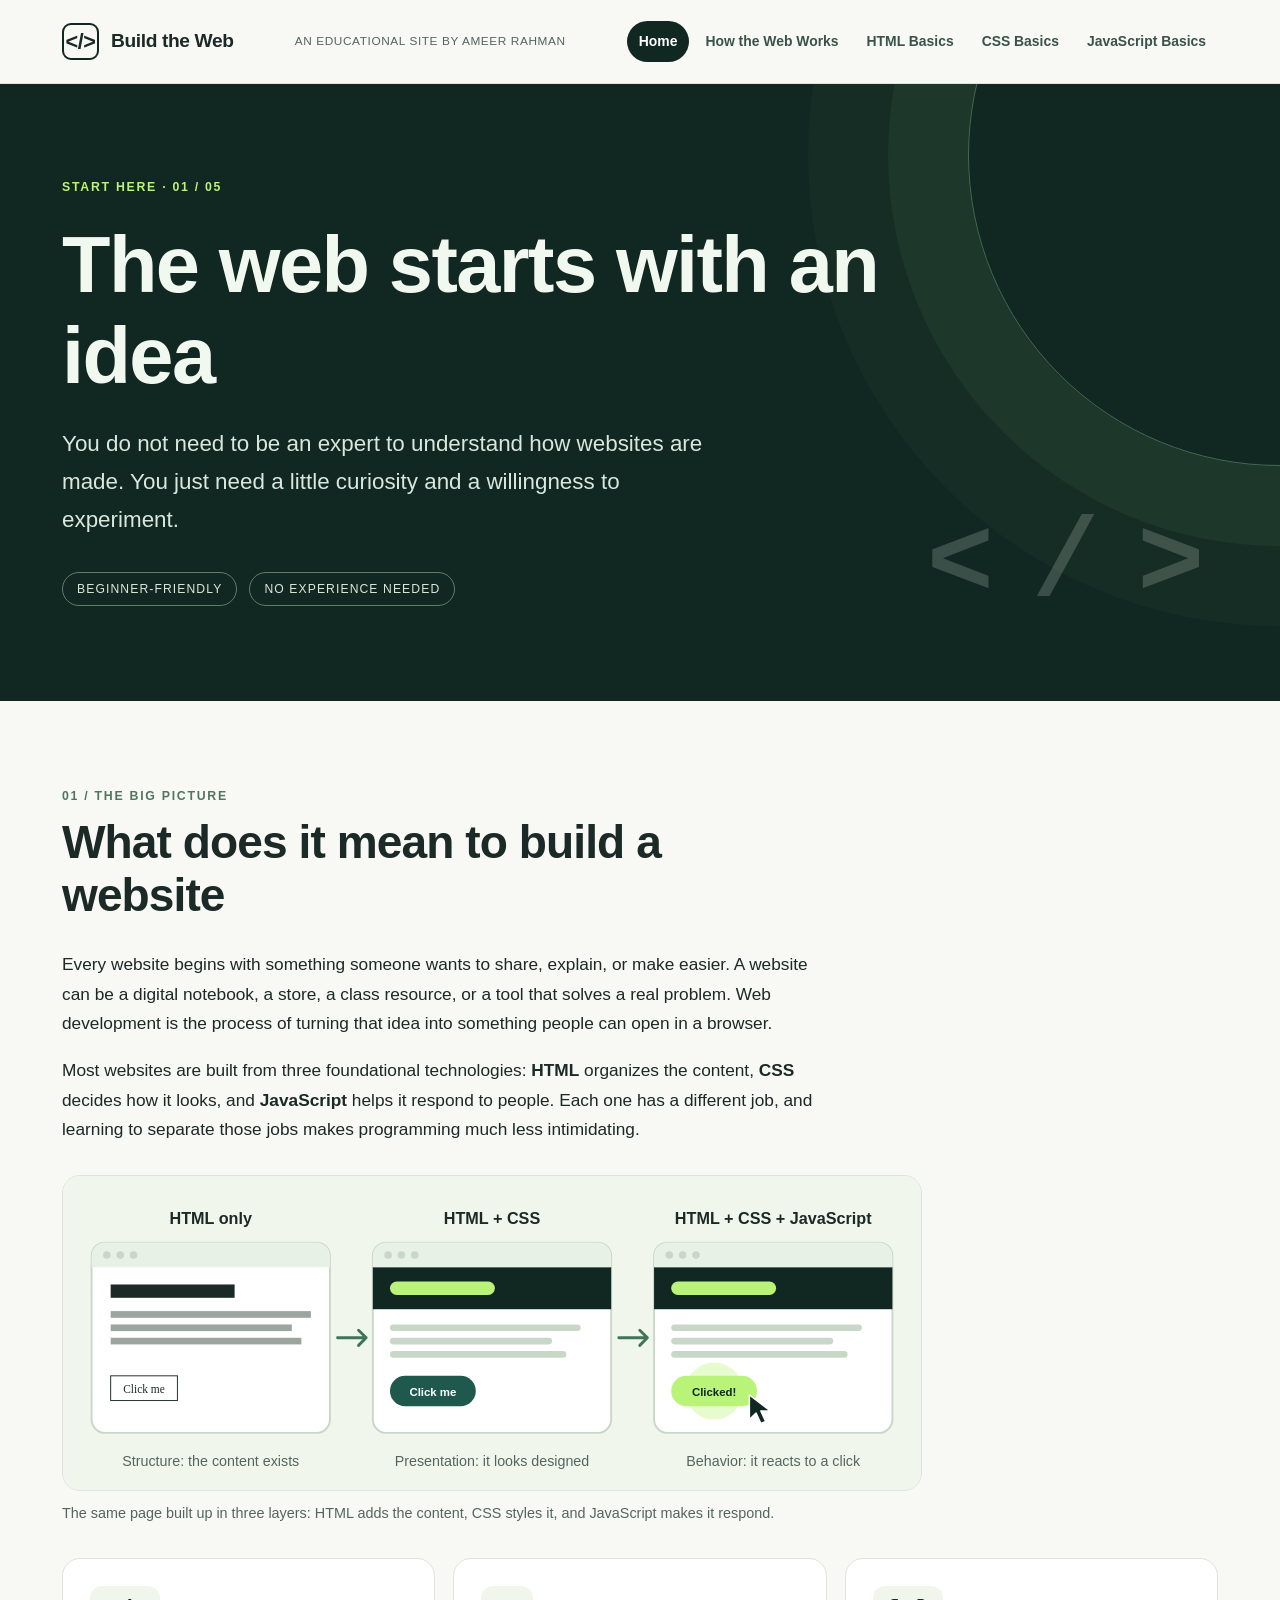
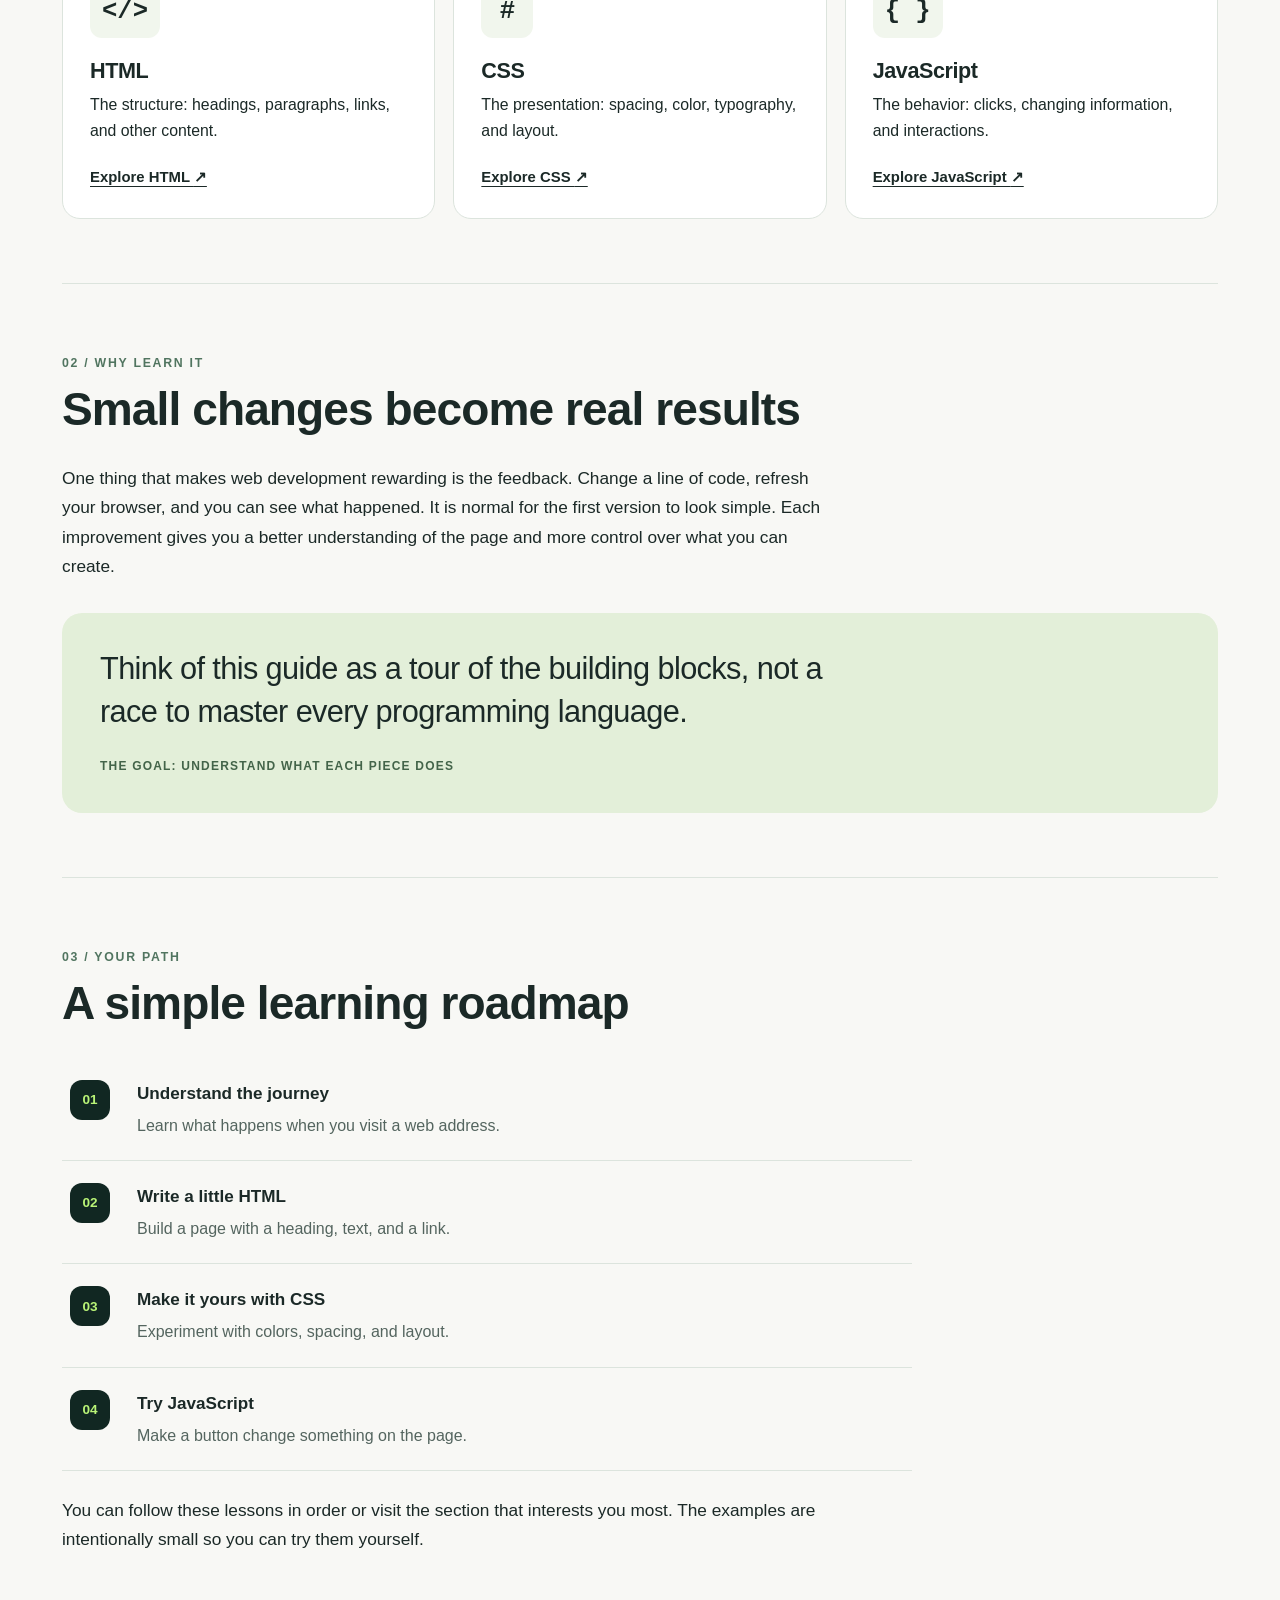
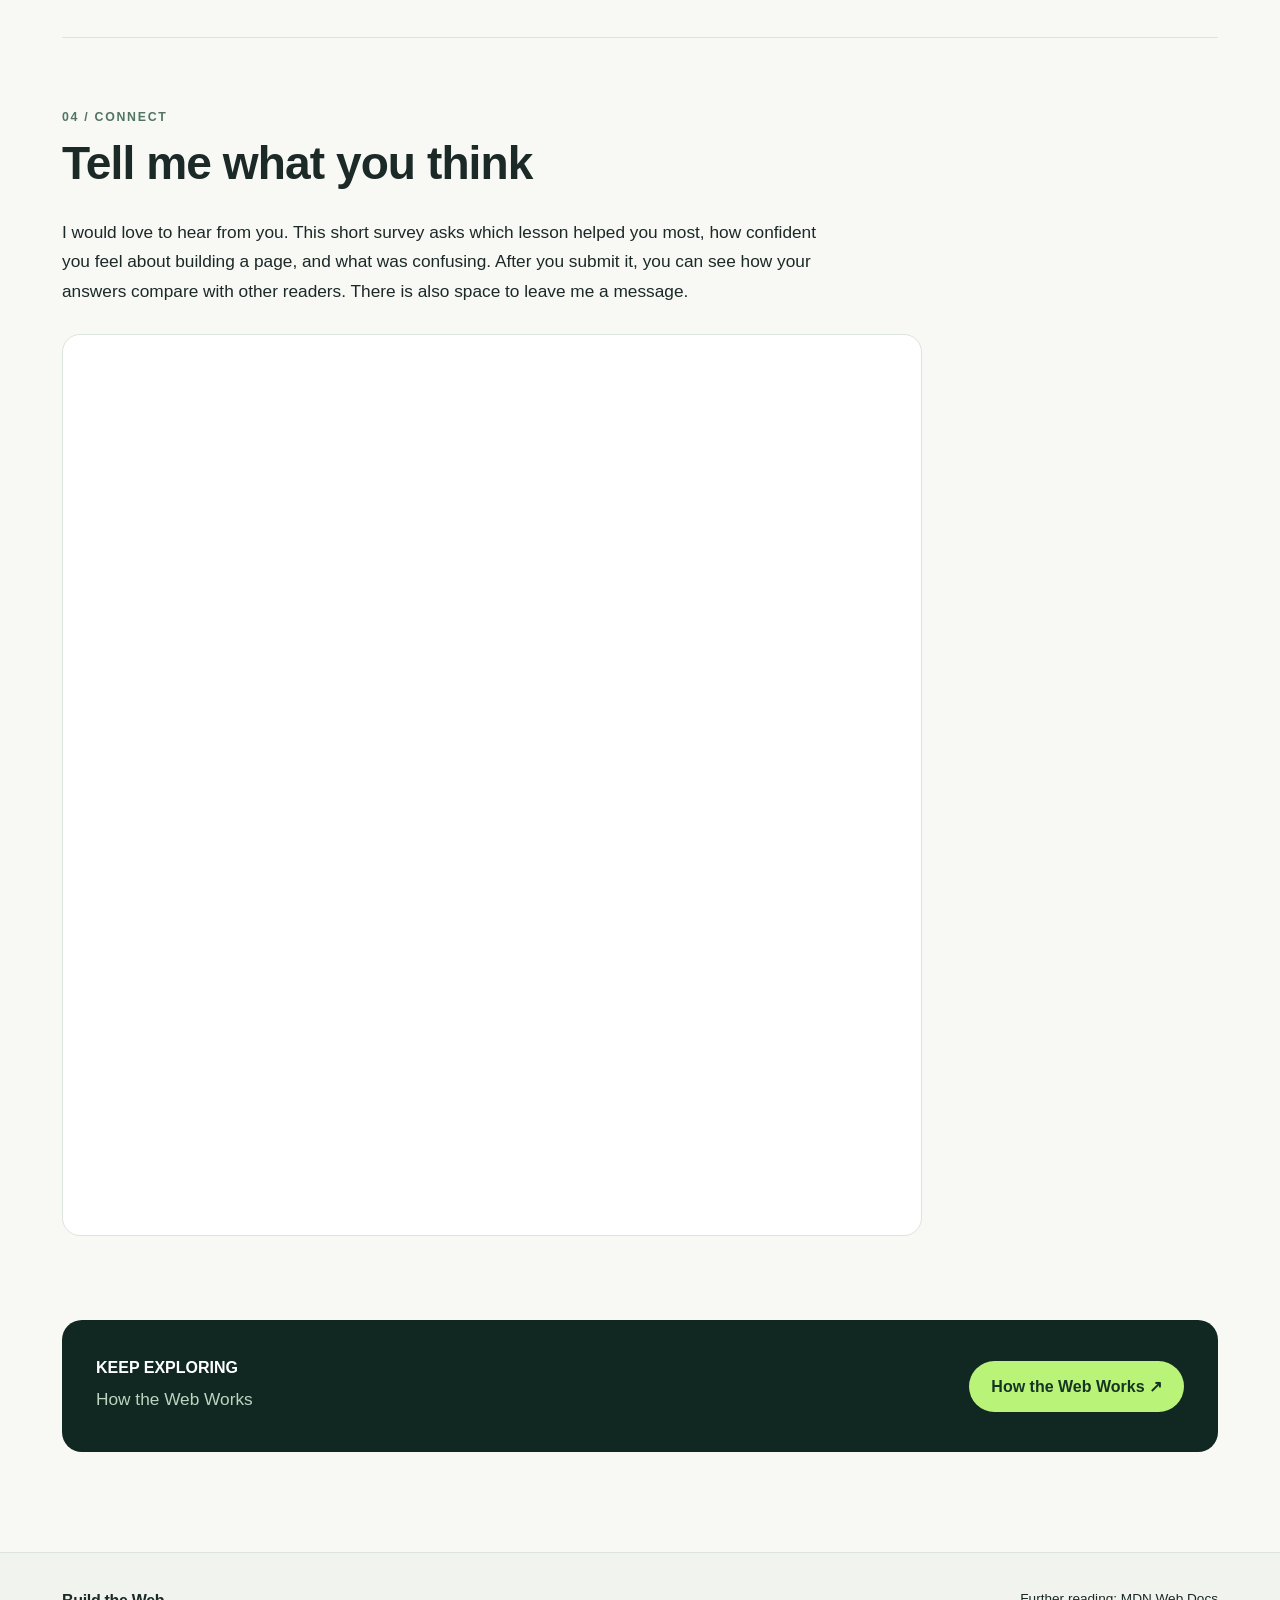
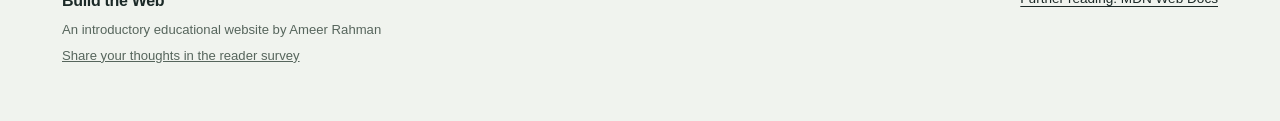
<file: index.html>
<!doctype html>
<!-- Home page: introduces the site and links to the four lessons. -->
<html lang="en">
  <head>
    <!-- Page information for the browser and search engines. None of this appears on the page. -->
    <meta charset="utf-8">
    <meta name="viewport" content="width=device-width,initial-scale=1">
    <meta name="description" content="Build the Web: an approachable five-page guide to how websites work, HTML, CSS, and JavaScript.">
    <title>Home | Build the Web</title>
    <link rel="stylesheet" href="styles.css">
  </head>
  <body>

    <!--
      Skip link: stays off screen until a keyboard user presses Tab, then lets them jump straight to
      the main content.
    -->
    <a class="skip-link" href="#main">Skip to content</a>

    <!--
      Site header: the logo, author line, and navigation, repeated on every page.
      aria-current="page" marks the page being viewed, and styles.css uses it to highlight that
      link.
    -->
    <header class="site-header">
      <div class="header-inner shell">
        <a class="brand" href="index.html" aria-label="Build the Web, home">
          <span class="brand-mark" aria-hidden="true">&lt;/&gt;</span>
          <span>Build the Web</span>
        </a>
        <span class="byline">An educational site by Ameer Rahman</span>
        <nav aria-label="Main navigation">
          <a href="index.html" aria-current="page">Home</a>
          <a href="how-web-works.html">How the Web Works</a>
          <a href="html.html">HTML Basics</a>
          <a href="css.html">CSS Basics</a>
          <a href="javascript.html">JavaScript Basics</a>
        </nav>
      </div>
    </header>

    <!--
      Hero banner: the large dark area at the top that introduces this page. aria-hidden hides the
      decorative symbol from screen readers.
    -->
    <section class="hero">
      <div class="hero-inner shell">
        <span class="eyebrow">START HERE · 01 / 05</span>
        <h1>The web starts with an idea</h1>
        <p class="hero-lead">
          You do not need to be an expert to understand how websites are made. You just need a
          little curiosity and a willingness to experiment.
        </p>
        <div class="hero-meta">
          <span class="hero-chip">Beginner-friendly</span>
          <span class="hero-chip">No experience needed</span>
        </div>
        <div class="hero-visual" aria-hidden="true">&lt; / &gt;</div>
      </div>
    </section>

    <!--
      Main content. Each section's aria-labelledby points to the id of its heading, so screen
      readers can announce the section's name.
    -->
    <main class="main shell" id="main">

      <!-- Section 01: What does it mean to build a website -->
      <section class="section" aria-labelledby="intro">
        <div class="section-heading">
          <span class="section-number">01 / THE BIG PICTURE</span>
          <h2 id="intro">What does it mean to build a website</h2>
        </div>
        <p>
          Every website begins with something someone wants to share, explain, or make easier. A
          website can be a digital notebook, a store, a class resource, or a tool that solves a real
          problem. Web development is the process of turning that idea into something people can
          open in a browser.
        </p>
        <p>
          Most websites are built from three foundational technologies: <strong>HTML</strong>
          organizes the content, <strong>CSS</strong> decides how it looks, and
          <strong>JavaScript</strong> helps it respond to people. Each one has a different job, and
          learning to separate those jobs makes programming much less intimidating.
        </p>

        <!-- Image: alt text describes the image for people who cannot see it. -->
        <figure class="figure">
          <img src="images/three-layers.svg" width="900" height="330" alt="Three browser windows side by side. The first shows a plain, unstyled page with a basic button. The second shows the same page with colors and rounded shapes. The third shows the styled button after a mouse click has changed it to say Clicked.">
          <figcaption>The same page built up in three layers: HTML adds the content, CSS styles it, and JavaScript makes it respond.</figcaption>
        </figure>

        <!-- Three cards, one for each technology. styles.css arranges them in a row. -->
        <div class="feature-grid">
          <article class="feature">
            <span class="feature-symbol">&lt;/&gt;</span>
            <h3>HTML</h3>
            <p>The structure: headings, paragraphs, links, and other content.</p>
            <a href="html.html">Explore HTML <span aria-hidden="true">↗</span></a>
          </article>
          <article class="feature">
            <span class="feature-symbol">#</span>
            <h3>CSS</h3>
            <p>The presentation: spacing, color, typography, and layout.</p>
            <a href="css.html">Explore CSS <span aria-hidden="true">↗</span></a>
          </article>
          <article class="feature">
            <span class="feature-symbol">{ }</span>
            <h3>JavaScript</h3>
            <p>The behavior: clicks, changing information, and interactions.</p>
            <a href="javascript.html">Explore JavaScript <span aria-hidden="true">↗</span></a>
          </article>
        </div>
      </section>

      <!-- Section 02: Small changes become real results -->
      <section class="section" aria-labelledby="why">
        <div class="section-heading">
          <span class="section-number">02 / WHY LEARN IT</span>
          <h2 id="why">Small changes become real results</h2>
        </div>
        <p>
          One thing that makes web development rewarding is the feedback. Change a line of code,
          refresh your browser, and you can see what happened. It is normal for the first version to
          look simple. Each improvement gives you a better understanding of the page and more
          control over what you can create.
        </p>

        <!-- Highlighted quote. -->
        <div class="quote-card">
          <p>
            Think of this guide as a tour of the building blocks, not a race to master every
            programming language.
          </p>
          <span>THE GOAL: UNDERSTAND WHAT EACH PIECE DOES</span>
        </div>
      </section>

      <!-- Section 03: A simple learning roadmap -->
      <section class="section" aria-labelledby="roadmap">
        <div class="section-heading">
          <span class="section-number">03 / YOUR PATH</span>
          <h2 id="roadmap">A simple learning roadmap</h2>
        </div>

        <!--
          Numbered steps. The numbers are drawn by styles.css (see .steps li:before), not typed
          here.
        -->
        <ol class="steps">
          <li>
            <strong>Understand the journey</strong>
            <span>Learn what happens when you visit a web address.</span>
          </li>
          <li>
            <strong>Write a little HTML</strong>
            <span>Build a page with a heading, text, and a link.</span>
          </li>
          <li>
            <strong>Make it yours with CSS</strong>
            <span>Experiment with colors, spacing, and layout.</span>
          </li>
          <li>
            <strong>Try JavaScript</strong>
            <span>Make a button change something on the page.</span>
          </li>
        </ol>
        <p>
          You can follow these lessons in order or visit the section that interests you most. The
          examples are intentionally small so you can try them yourself.
        </p>
      </section>

      <!-- Section 04: Tell me what you think -->
      <section class="section" id="connect" aria-labelledby="connect-title">
        <div class="section-heading">
          <span class="section-number">04 / CONNECT</span>
          <h2 id="connect-title">Tell me what you think</h2>
        </div>
        <p>
          I would love to hear from you. This short survey asks which lesson helped you most, how
          confident you feel about building a page, and what was confusing. After you submit it, you
          can see how your answers compare with other readers. There is also space to leave me a
          message.
        </p>

        <!--
          Reader survey: a Google Form shown inside the page with an iframe. To change it, open the
          form in Google Forms, click Send, choose the embed tab (the < > icon), and copy only the
          link inside src="...".
        -->
        <div class="survey">
          <iframe src="https://docs.google.com/forms/d/e/1FAIpQLSfhWqoEiDcwfFRRtYPy7rCQNQvYtCJkRVdlp3SieerC6G67uw/viewform?embedded=true" title="Reader survey" loading="lazy">Loading the survey…</iframe>
        </div>
      </section>

      <!-- Link to the next page in the suggested reading order. -->
      <div class="next">
        <div>
          <strong>KEEP EXPLORING</strong>
          <p>How the Web Works</p>
        </div>
        <a href="how-web-works.html">How the Web Works <span aria-hidden="true">↗</span></a>
      </div>
    </main>

    <!-- Site footer: repeated on every page. -->
    <footer class="site-footer">
      <div class="footer-inner shell">
        <div class="footer-left">
          <strong>Build the Web</strong>
          <p>An introductory educational website by Ameer Rahman</p>
          <p><a href="index.html#connect">Share your thoughts in the reader survey</a></p>
        </div>
        <div class="footer-right">
          <a href="https://developer.mozilla.org/en-US/docs/Learn_web_development/Getting_started/Your_first_website" target="_blank" rel="noopener noreferrer">
            Further reading: MDN Web Docs
          </a>
        </div>
      </div>
    </footer>
  </body>
</html>
</file>
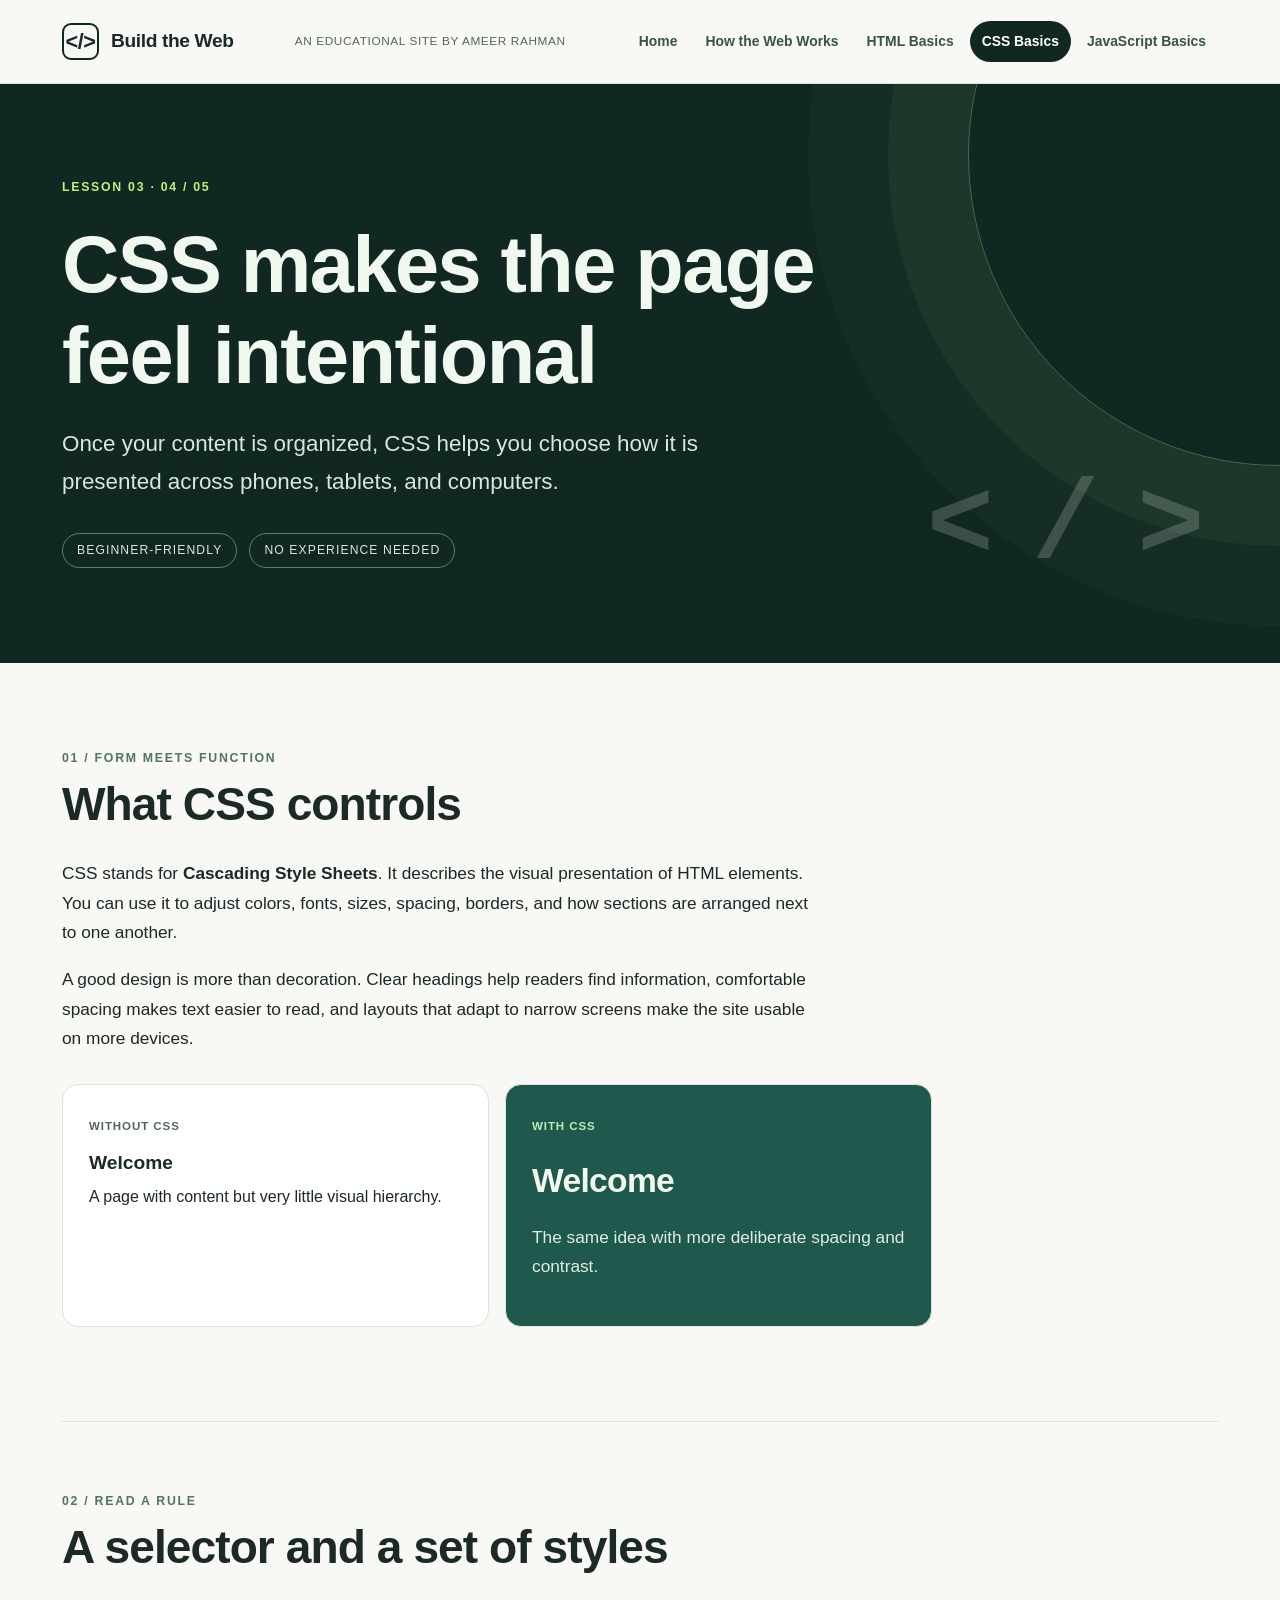
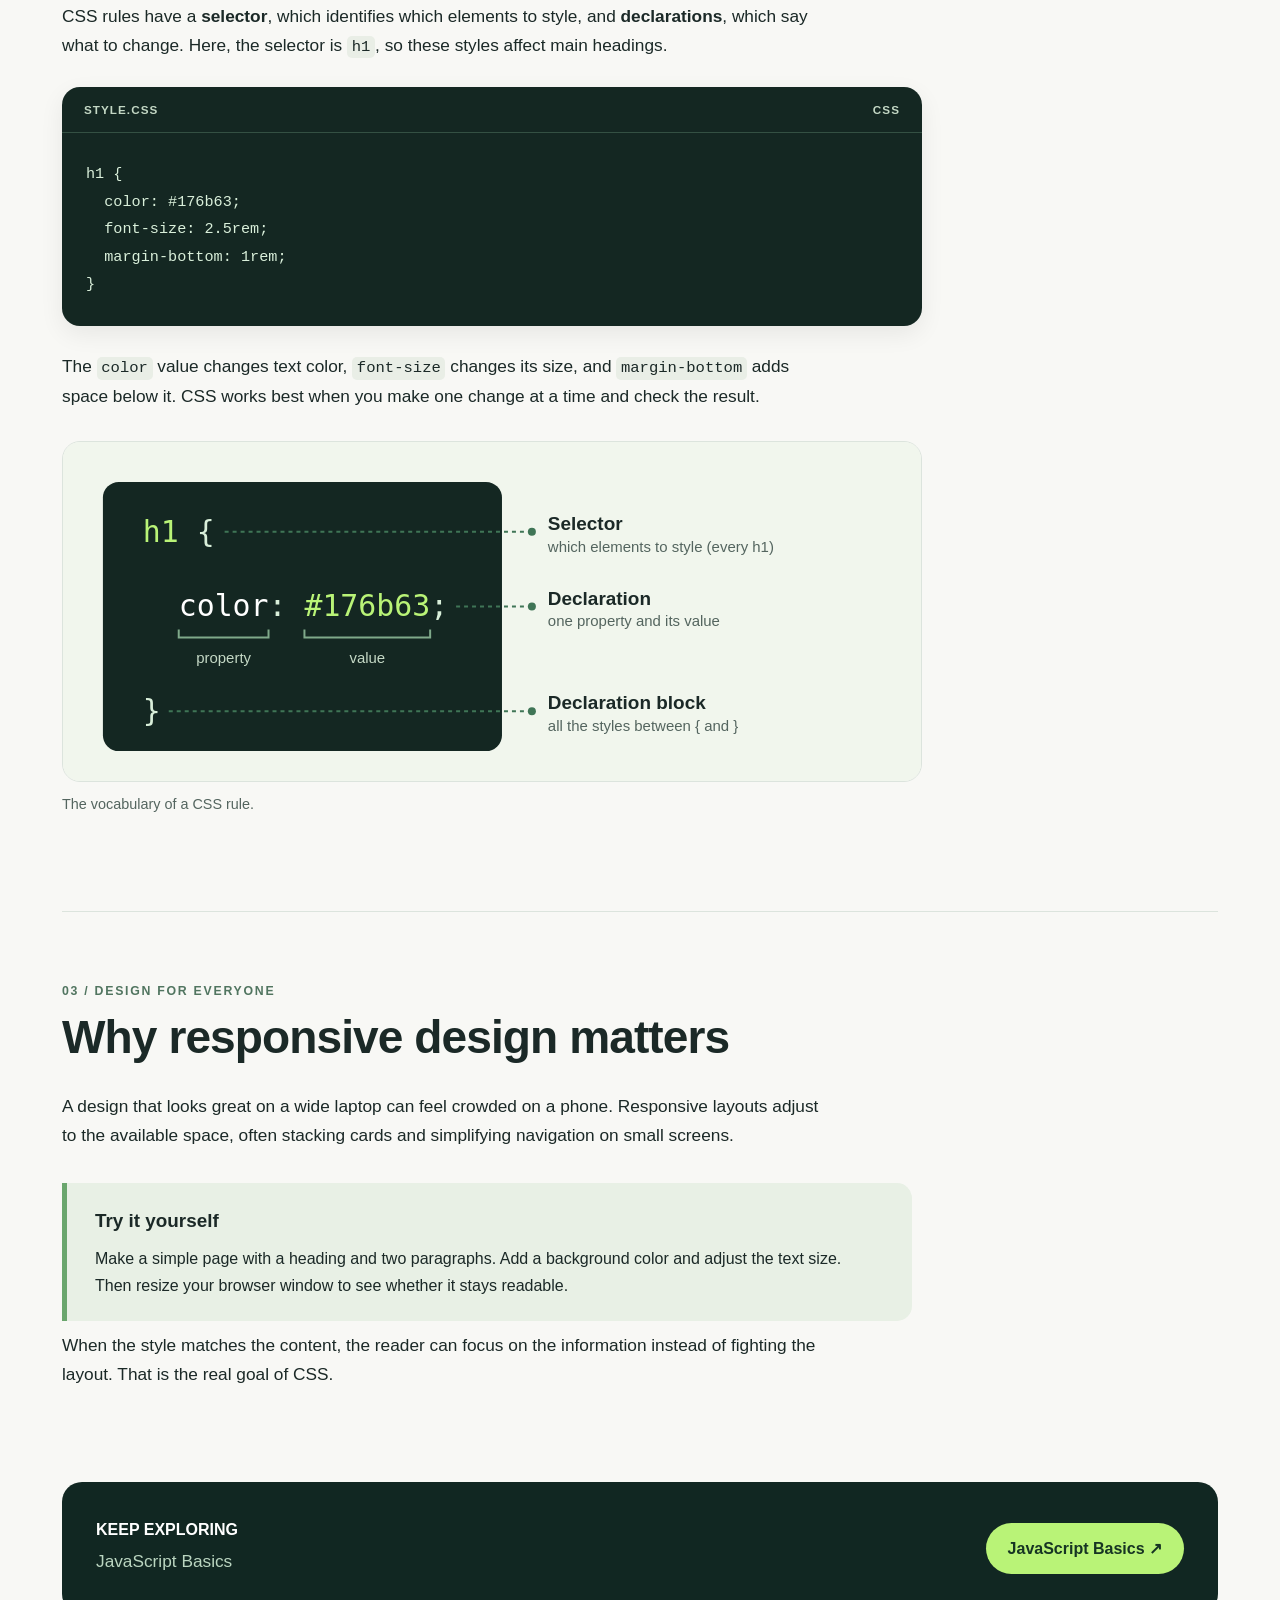
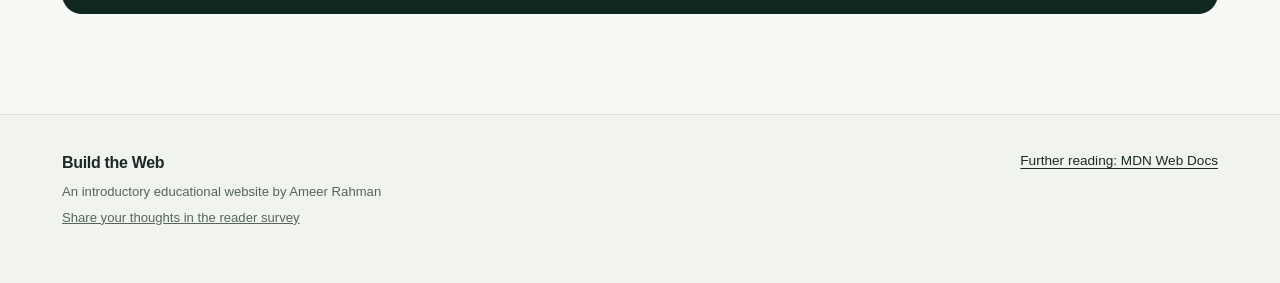
<file: css.html>
<!doctype html>
<!-- Lesson 3: how CSS controls the way a page looks. -->
<html lang="en">
  <head>
    <!-- Page information for the browser and search engines. None of this appears on the page. -->
    <meta charset="utf-8">
    <meta name="viewport" content="width=device-width,initial-scale=1">
    <meta name="description" content="Build the Web: an approachable five-page guide to how websites work, HTML, CSS, and JavaScript.">
    <title>CSS Basics | Build the Web</title>
    <link rel="stylesheet" href="styles.css">
  </head>
  <body>

    <!--
      Skip link: stays off screen until a keyboard user presses Tab, then lets them jump straight to
      the main content.
    -->
    <a class="skip-link" href="#main">Skip to content</a>

    <!--
      Site header: the logo, author line, and navigation, repeated on every page.
      aria-current="page" marks the page being viewed, and styles.css uses it to highlight that
      link.
    -->
    <header class="site-header">
      <div class="header-inner shell">
        <a class="brand" href="index.html" aria-label="Build the Web, home">
          <span class="brand-mark" aria-hidden="true">&lt;/&gt;</span>
          <span>Build the Web</span>
        </a>
        <span class="byline">An educational site by Ameer Rahman</span>
        <nav aria-label="Main navigation">
          <a href="index.html">Home</a>
          <a href="how-web-works.html">How the Web Works</a>
          <a href="html.html">HTML Basics</a>
          <a href="css.html" aria-current="page">CSS Basics</a>
          <a href="javascript.html">JavaScript Basics</a>
        </nav>
      </div>
    </header>

    <!--
      Hero banner: the large dark area at the top that introduces this page. aria-hidden hides the
      decorative symbol from screen readers.
    -->
    <section class="hero">
      <div class="hero-inner shell">
        <span class="eyebrow">LESSON 03 · 04 / 05</span>
        <h1>CSS makes the page feel intentional</h1>
        <p class="hero-lead">
          Once your content is organized, CSS helps you choose how it is presented across phones,
          tablets, and computers.
        </p>
        <div class="hero-meta">
          <span class="hero-chip">Beginner-friendly</span>
          <span class="hero-chip">No experience needed</span>
        </div>
        <div class="hero-visual" aria-hidden="true">&lt; / &gt;</div>
      </div>
    </section>

    <!--
      Main content. Each section's aria-labelledby points to the id of its heading, so screen
      readers can announce the section's name.
    -->
    <main class="main shell" id="main">

      <!-- Section 01: What CSS controls -->
      <section class="section" aria-labelledby="style">
        <div class="section-heading">
          <span class="section-number">01 / FORM MEETS FUNCTION</span>
          <h2 id="style">What CSS controls</h2>
        </div>
        <p>
          CSS stands for <strong>Cascading Style Sheets</strong>. It describes the visual
          presentation of HTML elements. You can use it to adjust colors, fonts, sizes, spacing,
          borders, and how sections are arranged next to one another.
        </p>
        <p>
          A good design is more than decoration. Clear headings help readers find information,
          comfortable spacing makes text easier to read, and layouts that adapt to narrow screens
          make the site usable on more devices.
        </p>

        <!-- Before and after demo: the same content without and with styling. -->
        <div class="before-after">
          <div class="demo-box demo-plain">
            <span>WITHOUT CSS</span>
            <div class="mini-title">Welcome</div>
            <p>A page with content but very little visual hierarchy.</p>
          </div>
          <div class="demo-box demo-styled">
            <span>WITH CSS</span>
            <div class="mini-title">Welcome</div>
            <p>The same idea with more deliberate spacing and contrast.</p>
          </div>
        </div>
      </section>

      <!-- Section 02: A selector and a set of styles -->
      <section class="section" aria-labelledby="rules">
        <div class="section-heading">
          <span class="section-number">02 / READ A RULE</span>
          <h2 id="rules">A selector and a set of styles</h2>
        </div>
        <p>
          CSS rules have a <strong>selector</strong>, which identifies which elements to style, and
          <strong>declarations</strong>, which say what to change. Here, the selector is
          <code>h1</code>, so these styles affect main headings.
        </p>

        <!--
          Code sample: pre keeps the line breaks and spaces exactly as typed, and &lt; and &gt;
          display as angle brackets instead of being read as real tags.
        -->
        <div class="code-card">
          <div class="code-top">
            <span>STYLE.CSS</span>
            <span>CSS</span>
          </div>
          <pre><code>h1 {
  color: #176b63;
  font-size: 2.5rem;
  margin-bottom: 1rem;
}</code></pre>
        </div>
        <p>
          The <code>color</code> value changes text color, <code>font-size</code> changes its size,
          and <code>margin-bottom</code> adds space below it. CSS works best when you make one
          change at a time and check the result.
        </p>

        <!-- Image: alt text describes the image for people who cannot see it. -->
        <figure class="figure">
          <img src="images/css-rule-anatomy.svg" width="860" height="340" alt="A CSS rule, h1, color: #176b63, with labels: h1 is the selector, color is the property, #176b63 is the value, color: #176b63 together is a declaration, and everything between the curly braces is the declaration block.">
          <figcaption>The vocabulary of a CSS rule.</figcaption>
        </figure>
      </section>

      <!-- Section 03: Why responsive design matters -->
      <section class="section" aria-labelledby="responsive">
        <div class="section-heading">
          <span class="section-number">03 / DESIGN FOR EVERYONE</span>
          <h2 id="responsive">Why responsive design matters</h2>
        </div>
        <p>
          A design that looks great on a wide laptop can feel crowded on a phone. Responsive layouts
          adjust to the available space, often stacking cards and simplifying navigation on small
          screens.
        </p>

        <!-- Takeaway box: the key point or a small exercise. -->
        <div class="takeaway">
          <strong>Try it yourself</strong>
          <p>
            Make a simple page with a heading and two paragraphs. Add a background color and adjust
            the text size. Then resize your browser window to see whether it stays readable.
          </p>
        </div>
        <p>
          When the style matches the content, the reader can focus on the information instead of
          fighting the layout. That is the real goal of CSS.
        </p>
      </section>

      <!-- Link to the next page in the suggested reading order. -->
      <div class="next">
        <div>
          <strong>KEEP EXPLORING</strong>
          <p>JavaScript Basics</p>
        </div>
        <a href="javascript.html">JavaScript Basics <span aria-hidden="true">↗</span></a>
      </div>
    </main>

    <!-- Site footer: repeated on every page. -->
    <footer class="site-footer">
      <div class="footer-inner shell">
        <div class="footer-left">
          <strong>Build the Web</strong>
          <p>An introductory educational website by Ameer Rahman</p>
          <p><a href="index.html#connect">Share your thoughts in the reader survey</a></p>
        </div>
        <div class="footer-right">
          <a href="https://developer.mozilla.org/en-US/docs/Learn_web_development/Getting_started/Your_first_website" target="_blank" rel="noopener noreferrer">
            Further reading: MDN Web Docs
          </a>
        </div>
      </div>
    </footer>
  </body>
</html>
</file>
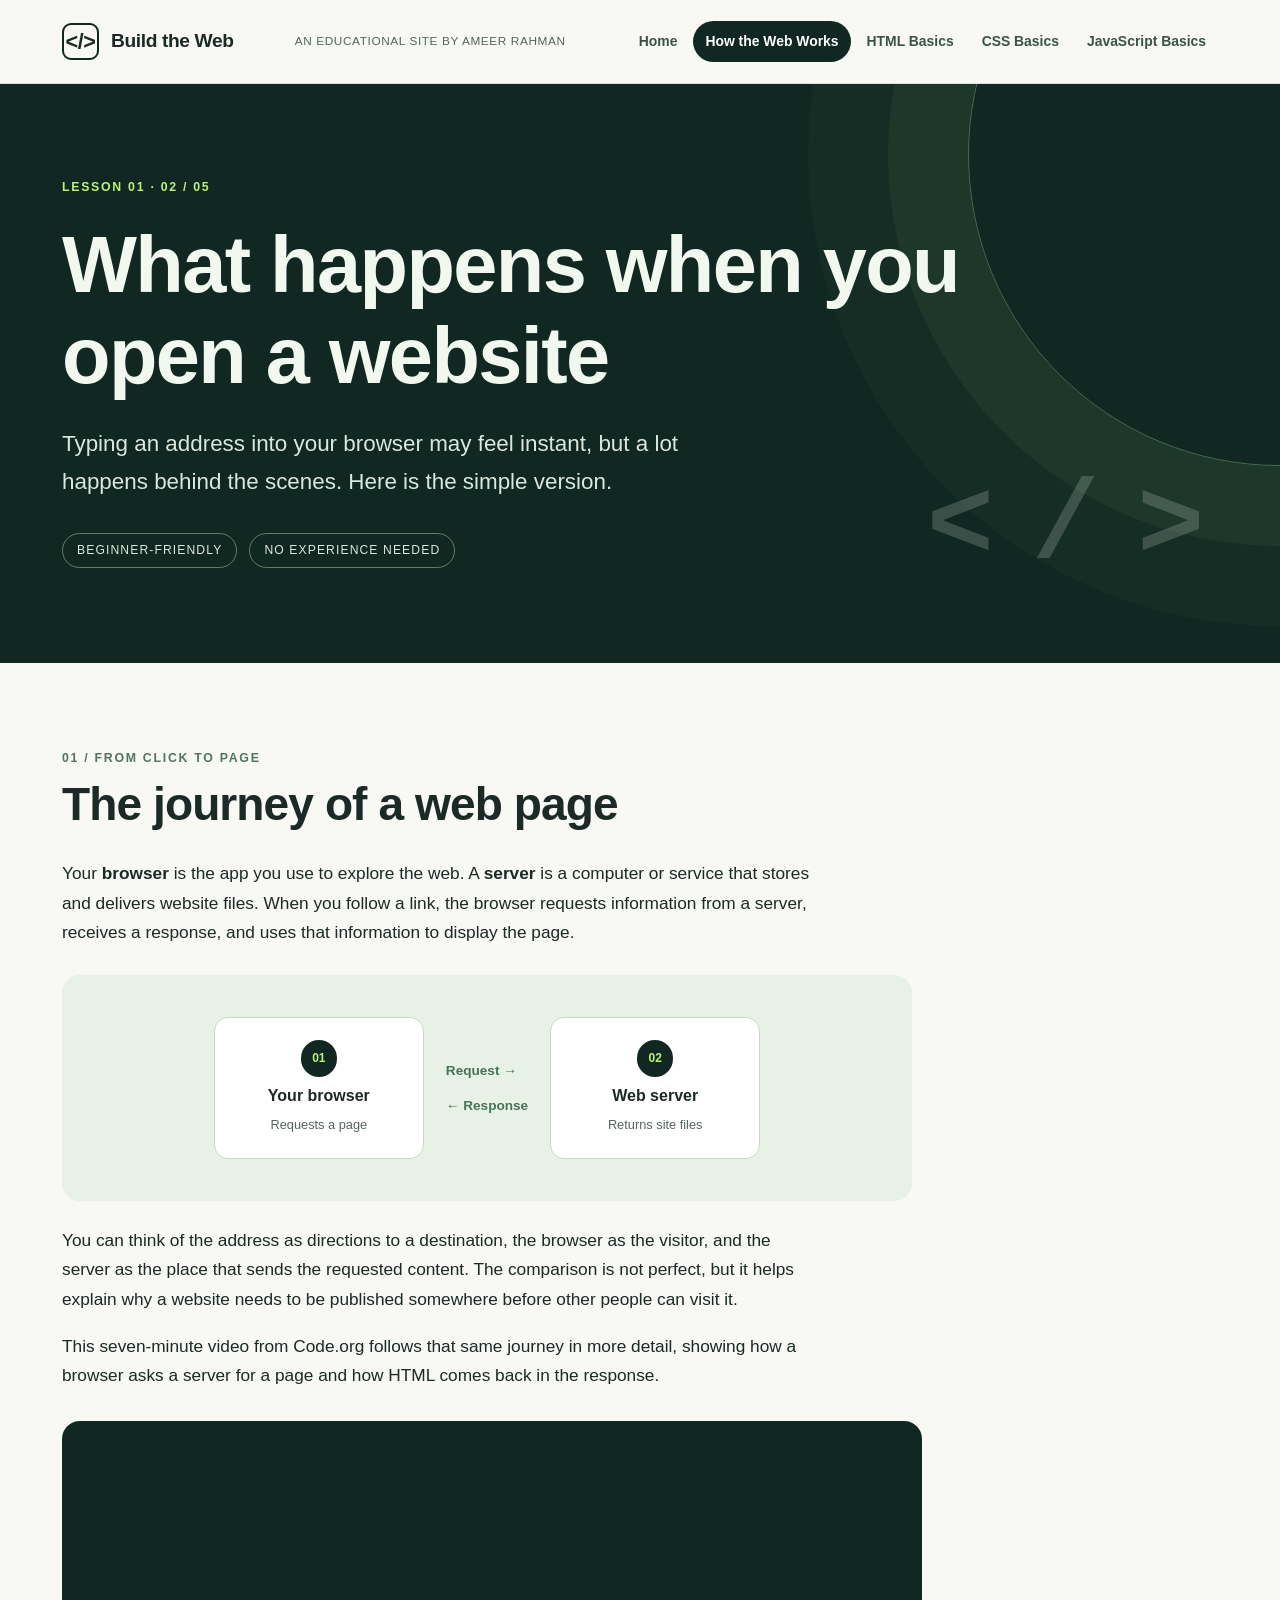
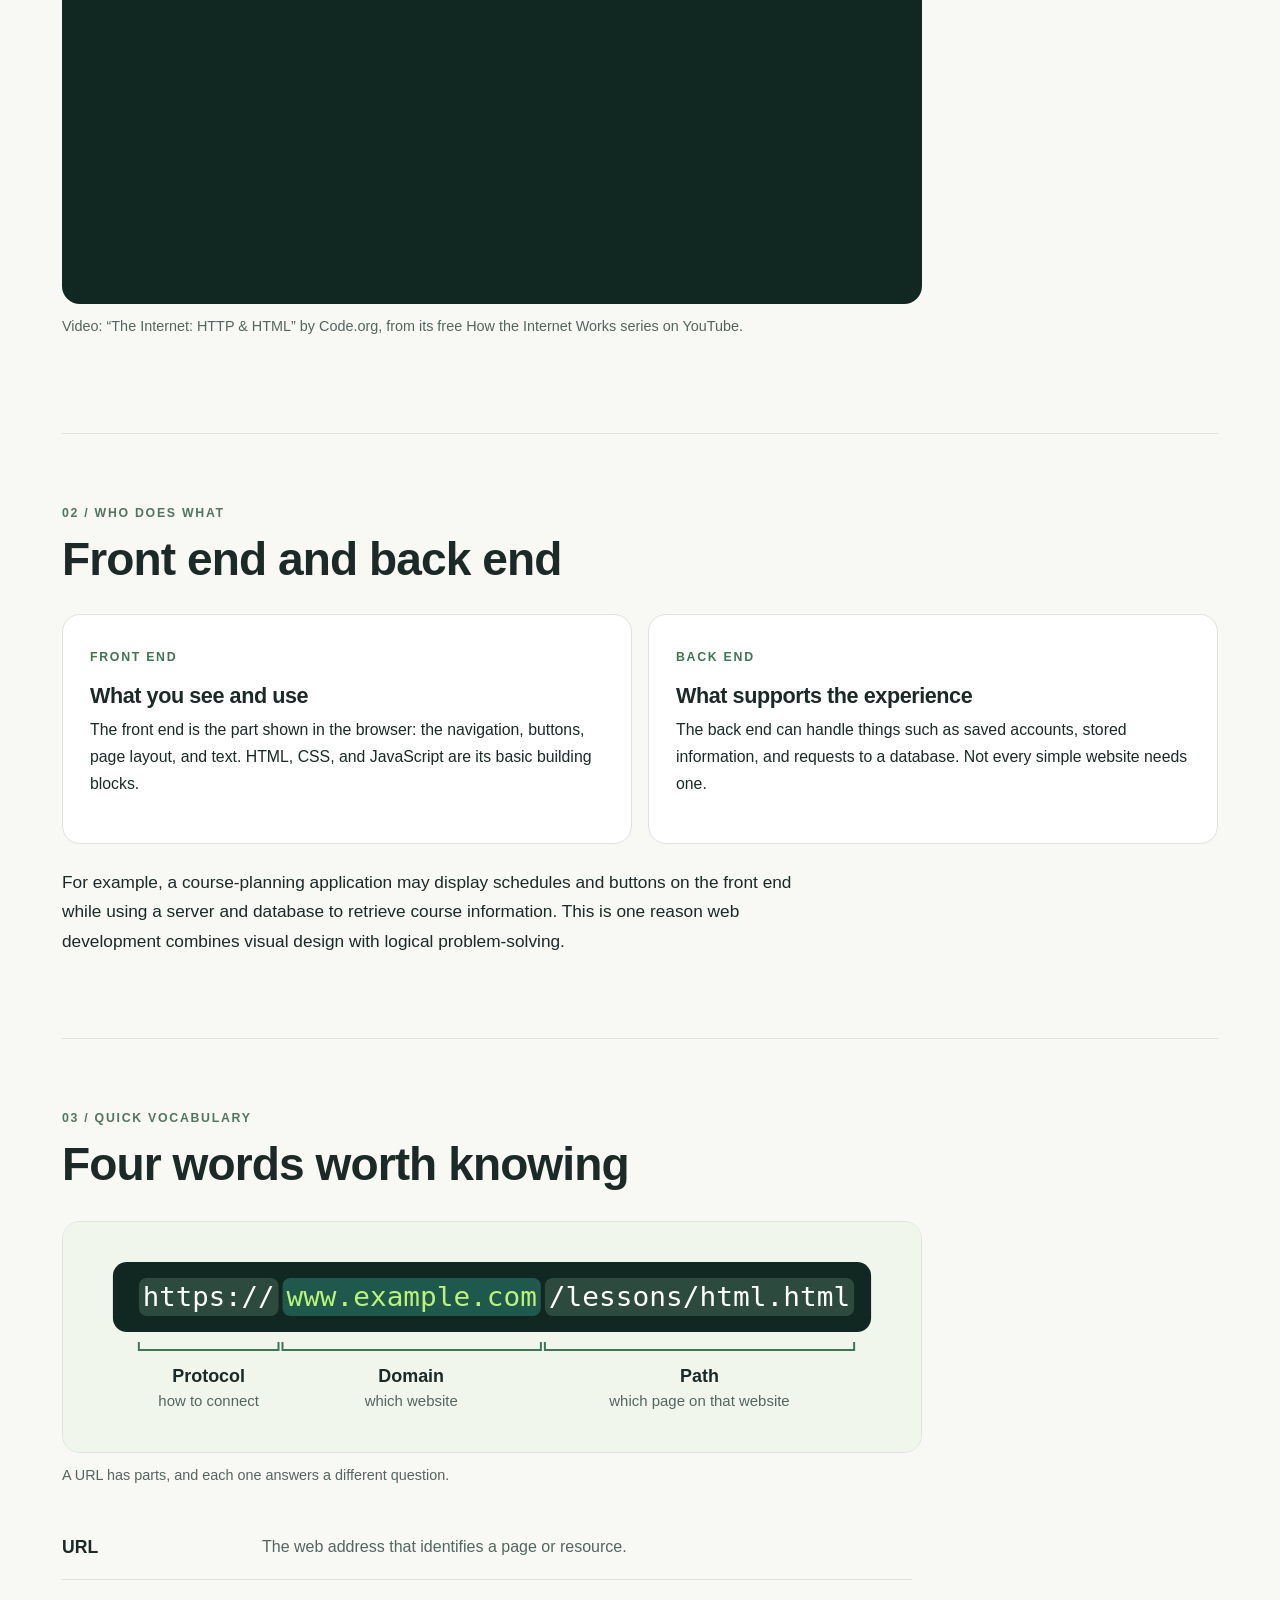
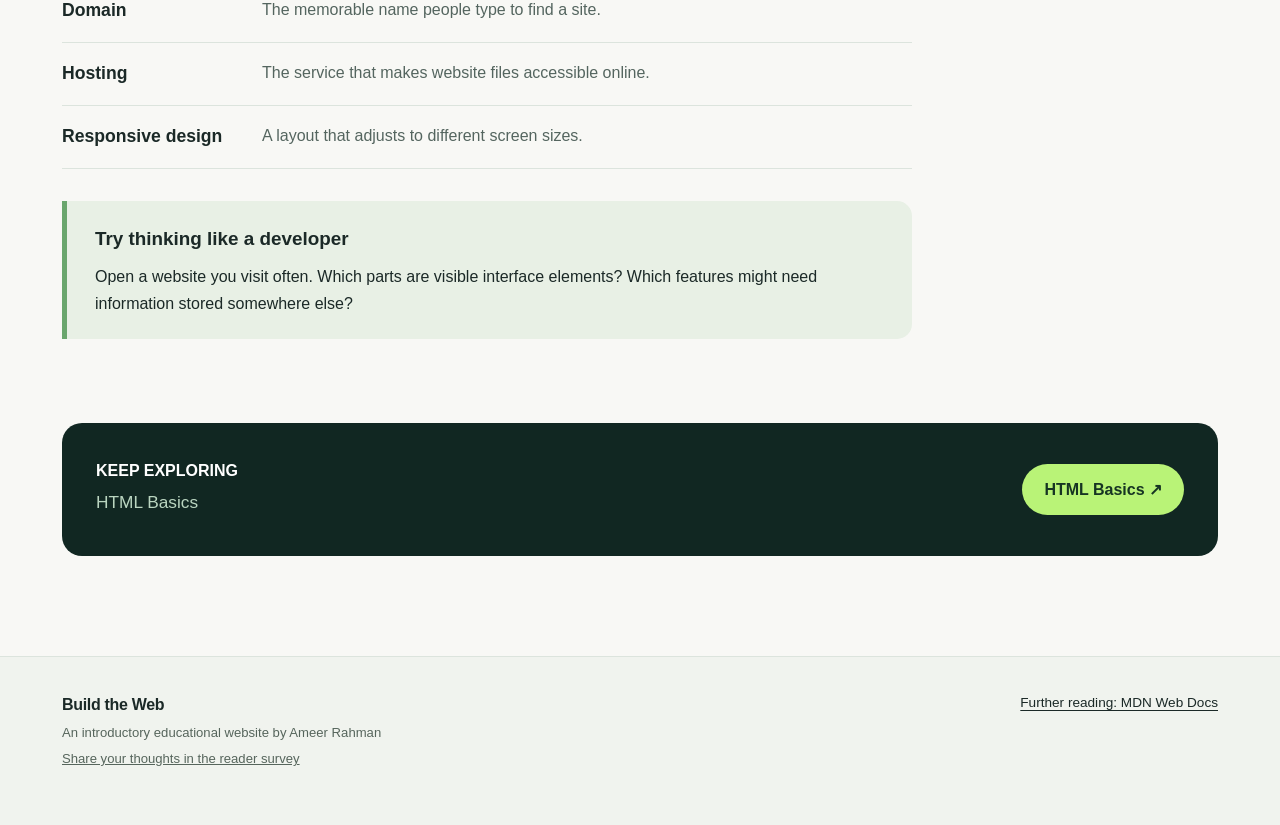
<file: how-web-works.html>
<!doctype html>
<!-- Lesson 1: what happens between typing an address and seeing a page. -->
<html lang="en">
  <head>
    <!-- Page information for the browser and search engines. None of this appears on the page. -->
    <meta charset="utf-8">
    <meta name="viewport" content="width=device-width,initial-scale=1">
    <meta name="description" content="Build the Web: an approachable five-page guide to how websites work, HTML, CSS, and JavaScript.">
    <title>How the Web Works | Build the Web</title>
    <link rel="stylesheet" href="styles.css">
  </head>
  <body>

    <!--
      Skip link: stays off screen until a keyboard user presses Tab, then lets them jump straight to
      the main content.
    -->
    <a class="skip-link" href="#main">Skip to content</a>

    <!--
      Site header: the logo, author line, and navigation, repeated on every page.
      aria-current="page" marks the page being viewed, and styles.css uses it to highlight that
      link.
    -->
    <header class="site-header">
      <div class="header-inner shell">
        <a class="brand" href="index.html" aria-label="Build the Web, home">
          <span class="brand-mark" aria-hidden="true">&lt;/&gt;</span>
          <span>Build the Web</span>
        </a>
        <span class="byline">An educational site by Ameer Rahman</span>
        <nav aria-label="Main navigation">
          <a href="index.html">Home</a>
          <a href="how-web-works.html" aria-current="page">How the Web Works</a>
          <a href="html.html">HTML Basics</a>
          <a href="css.html">CSS Basics</a>
          <a href="javascript.html">JavaScript Basics</a>
        </nav>
      </div>
    </header>

    <!--
      Hero banner: the large dark area at the top that introduces this page. aria-hidden hides the
      decorative symbol from screen readers.
    -->
    <section class="hero">
      <div class="hero-inner shell">
        <span class="eyebrow">LESSON 01 · 02 / 05</span>
        <h1>What happens when you open a website</h1>
        <p class="hero-lead">
          Typing an address into your browser may feel instant, but a lot happens behind the scenes.
          Here is the simple version.
        </p>
        <div class="hero-meta">
          <span class="hero-chip">Beginner-friendly</span>
          <span class="hero-chip">No experience needed</span>
        </div>
        <div class="hero-visual" aria-hidden="true">&lt; / &gt;</div>
      </div>
    </section>

    <!--
      Main content. Each section's aria-labelledby points to the id of its heading, so screen
      readers can announce the section's name.
    -->
    <main class="main shell" id="main">

      <!-- Section 01: The journey of a web page -->
      <section class="section" aria-labelledby="journey">
        <div class="section-heading">
          <span class="section-number">01 / FROM CLICK TO PAGE</span>
          <h2 id="journey">The journey of a web page</h2>
        </div>
        <p>
          Your <strong>browser</strong> is the app you use to explore the web. A
          <strong>server</strong> is a computer or service that stores and delivers website files.
          When you follow a link, the browser requests information from a server, receives a
          response, and uses that information to display the page.
        </p>

        <!-- Diagram built from plain HTML and CSS: browser, arrows, then server. -->
        <div class="diagram" aria-label="A browser sends a request to a server, and the server sends a response back">
          <div class="diagram-node">
            <span class="diagram-icon">01</span>
            <strong>Your browser</strong>
            <small>Requests a page</small>
          </div>
          <div class="diagram-arrows" aria-hidden="true">
            <span>Request →</span>
            <span>← Response</span>
          </div>
          <div class="diagram-node">
            <span class="diagram-icon">02</span>
            <strong>Web server</strong>
            <small>Returns site files</small>
          </div>
        </div>
        <p>
          You can think of the address as directions to a destination, the browser as the visitor,
          and the server as the place that sends the requested content. The comparison is not
          perfect, but it helps explain why a website needs to be published somewhere before other
          people can visit it.
        </p>
        <p>
          This seven-minute video from Code.org follows that same journey in more detail, showing
          how a browser asks a server for a page and how HTML comes back in the response.
        </p>

        <!--
          Embedded video: the iframe plays a YouTube video right on this page. The
          youtube-nocookie.com address is YouTube's privacy-enhanced mode, which does not store
          cookies until the visitor presses play.
        -->
        <figure class="video">
          <div class="video-frame">
            <iframe src="https://www.youtube-nocookie.com/embed/kBXQZMmiA4s" title="The Internet: HTTP and HTML, a video by Code.org" loading="lazy" allow="accelerometer; clipboard-write; encrypted-media; gyroscope; picture-in-picture; web-share" referrerpolicy="strict-origin-when-cross-origin" allowfullscreen></iframe>
          </div>
          <figcaption>
            Video: “The Internet: HTTP &amp; HTML” by Code.org, from its free How the Internet Works
            series on YouTube.
          </figcaption>
        </figure>
      </section>

      <!-- Section 02: Front end and back end -->
      <section class="section" aria-labelledby="parts">
        <div class="section-heading">
          <span class="section-number">02 / WHO DOES WHAT</span>
          <h2 id="parts">Front end and back end</h2>
        </div>

        <!-- Side-by-side comparison cards. -->
        <div class="split-grid">
          <div class="simple-card">
            <span class="pill-label">FRONT END</span>
            <h3>What you see and use</h3>
            <p>
              The front end is the part shown in the browser: the navigation, buttons, page layout,
              and text. HTML, CSS, and JavaScript are its basic building blocks.
            </p>
          </div>
          <div class="simple-card">
            <span class="pill-label">BACK END</span>
            <h3>What supports the experience</h3>
            <p>
              The back end can handle things such as saved accounts, stored information, and
              requests to a database. Not every simple website needs one.
            </p>
          </div>
        </div>
        <p>
          For example, a course-planning application may display schedules and buttons on the front
          end while using a server and database to retrieve course information. This is one reason
          web development combines visual design with logical problem-solving.
        </p>
      </section>

      <!-- Section 03: Four words worth knowing -->
      <section class="section" aria-labelledby="terms">
        <div class="section-heading">
          <span class="section-number">03 / QUICK VOCABULARY</span>
          <h2 id="terms">Four words worth knowing</h2>
        </div>

        <!-- Image: alt text describes the image for people who cannot see it. -->
        <figure class="figure">
          <img src="images/url-anatomy.svg" width="860" height="230" alt="The web address https://www.example.com/lessons/html.html split into three labeled parts: the protocol https:// tells the browser how to connect, the domain www.example.com names the website, and the path /lessons/html.html names the page on that website.">
          <figcaption>A URL has parts, and each one answers a different question.</figcaption>
        </figure>

        <!-- Glossary: in a description list, dt is the term and dd is its definition. -->
        <dl class="glossary">
          <div>
            <dt>URL</dt>
            <dd>The web address that identifies a page or resource.</dd>
          </div>
          <div>
            <dt>Domain</dt>
            <dd>The memorable name people type to find a site.</dd>
          </div>
          <div>
            <dt>Hosting</dt>
            <dd>The service that makes website files accessible online.</dd>
          </div>
          <div>
            <dt>Responsive design</dt>
            <dd>A layout that adjusts to different screen sizes.</dd>
          </div>
        </dl>

        <!-- Takeaway box: the key point or a small exercise. -->
        <div class="takeaway">
          <strong>Try thinking like a developer</strong>
          <p>
            Open a website you visit often. Which parts are visible interface elements? Which
            features might need information stored somewhere else?
          </p>
        </div>
      </section>

      <!-- Link to the next page in the suggested reading order. -->
      <div class="next">
        <div>
          <strong>KEEP EXPLORING</strong>
          <p>HTML Basics</p>
        </div>
        <a href="html.html">HTML Basics <span aria-hidden="true">↗</span></a>
      </div>
    </main>

    <!-- Site footer: repeated on every page. -->
    <footer class="site-footer">
      <div class="footer-inner shell">
        <div class="footer-left">
          <strong>Build the Web</strong>
          <p>An introductory educational website by Ameer Rahman</p>
          <p><a href="index.html#connect">Share your thoughts in the reader survey</a></p>
        </div>
        <div class="footer-right">
          <a href="https://developer.mozilla.org/en-US/docs/Learn_web_development/Getting_started/Your_first_website" target="_blank" rel="noopener noreferrer">
            Further reading: MDN Web Docs
          </a>
        </div>
      </div>
    </footer>
  </body>
</html>
</file>
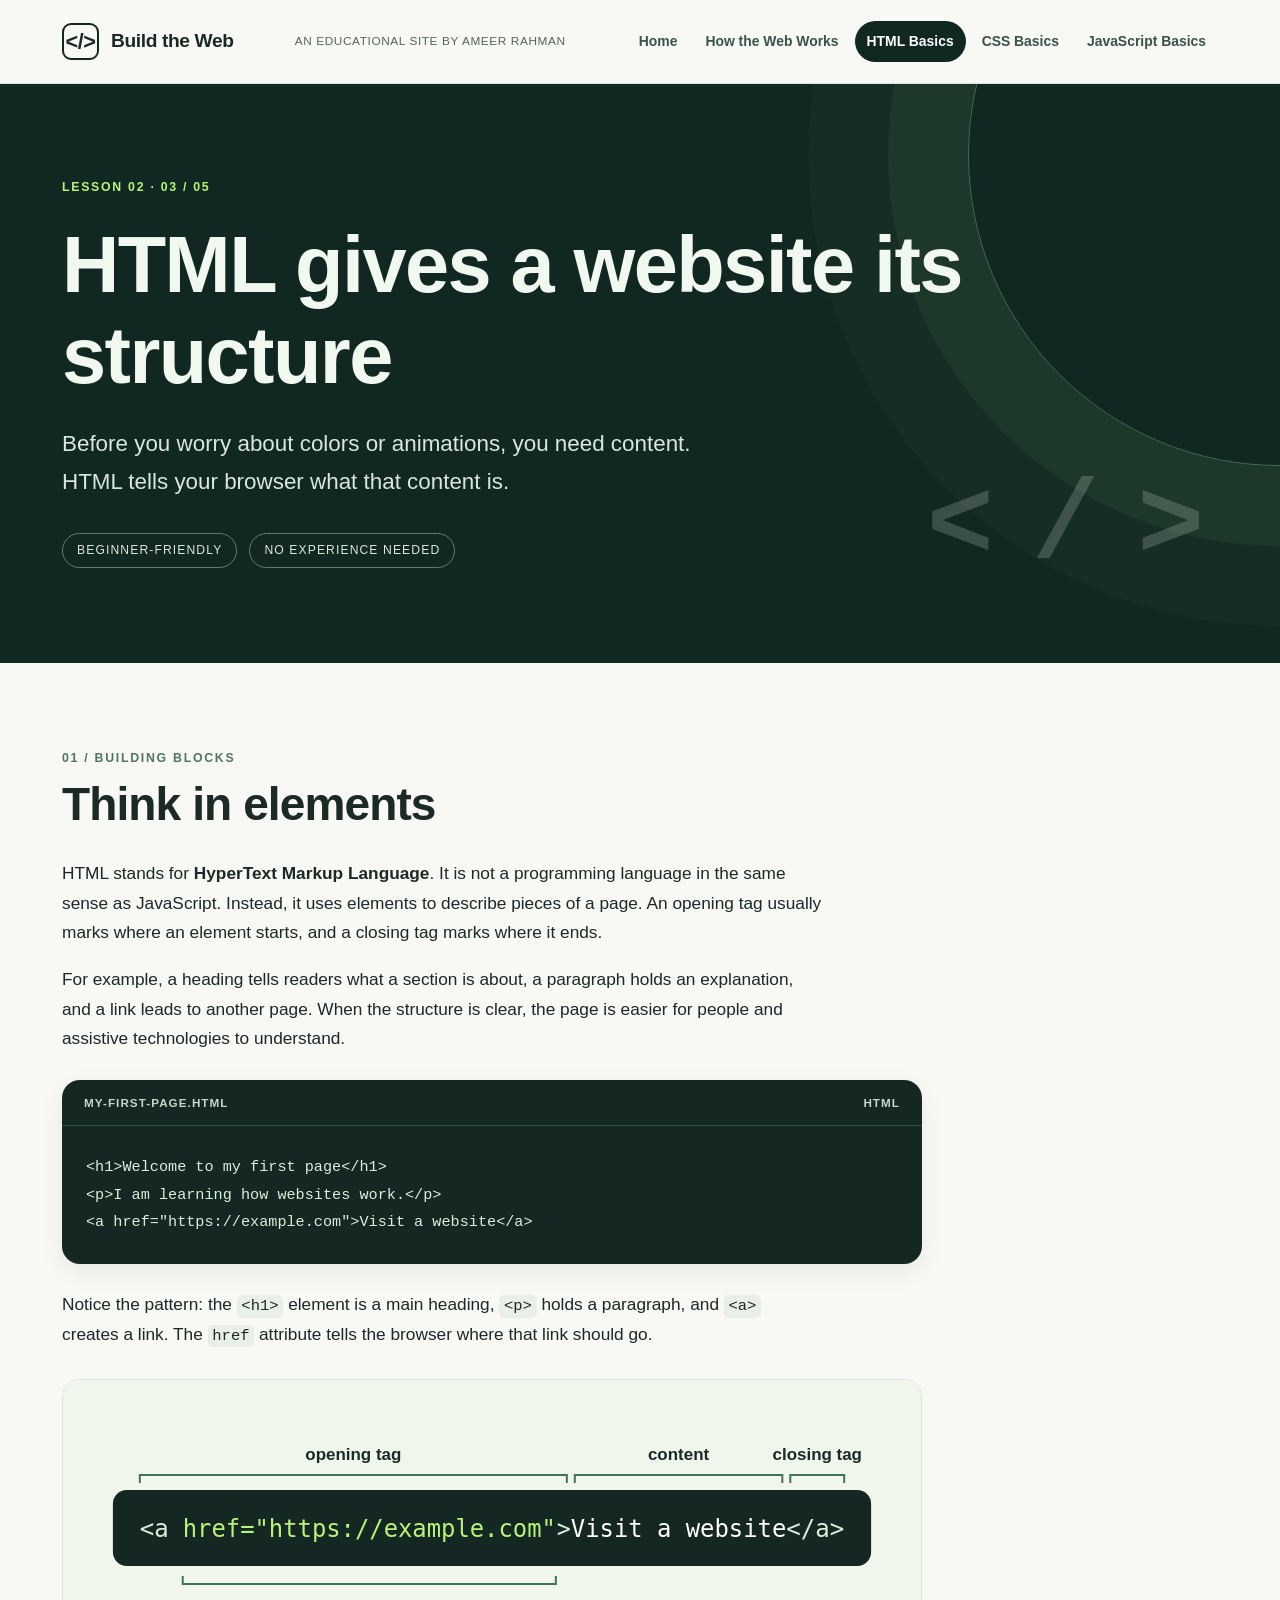
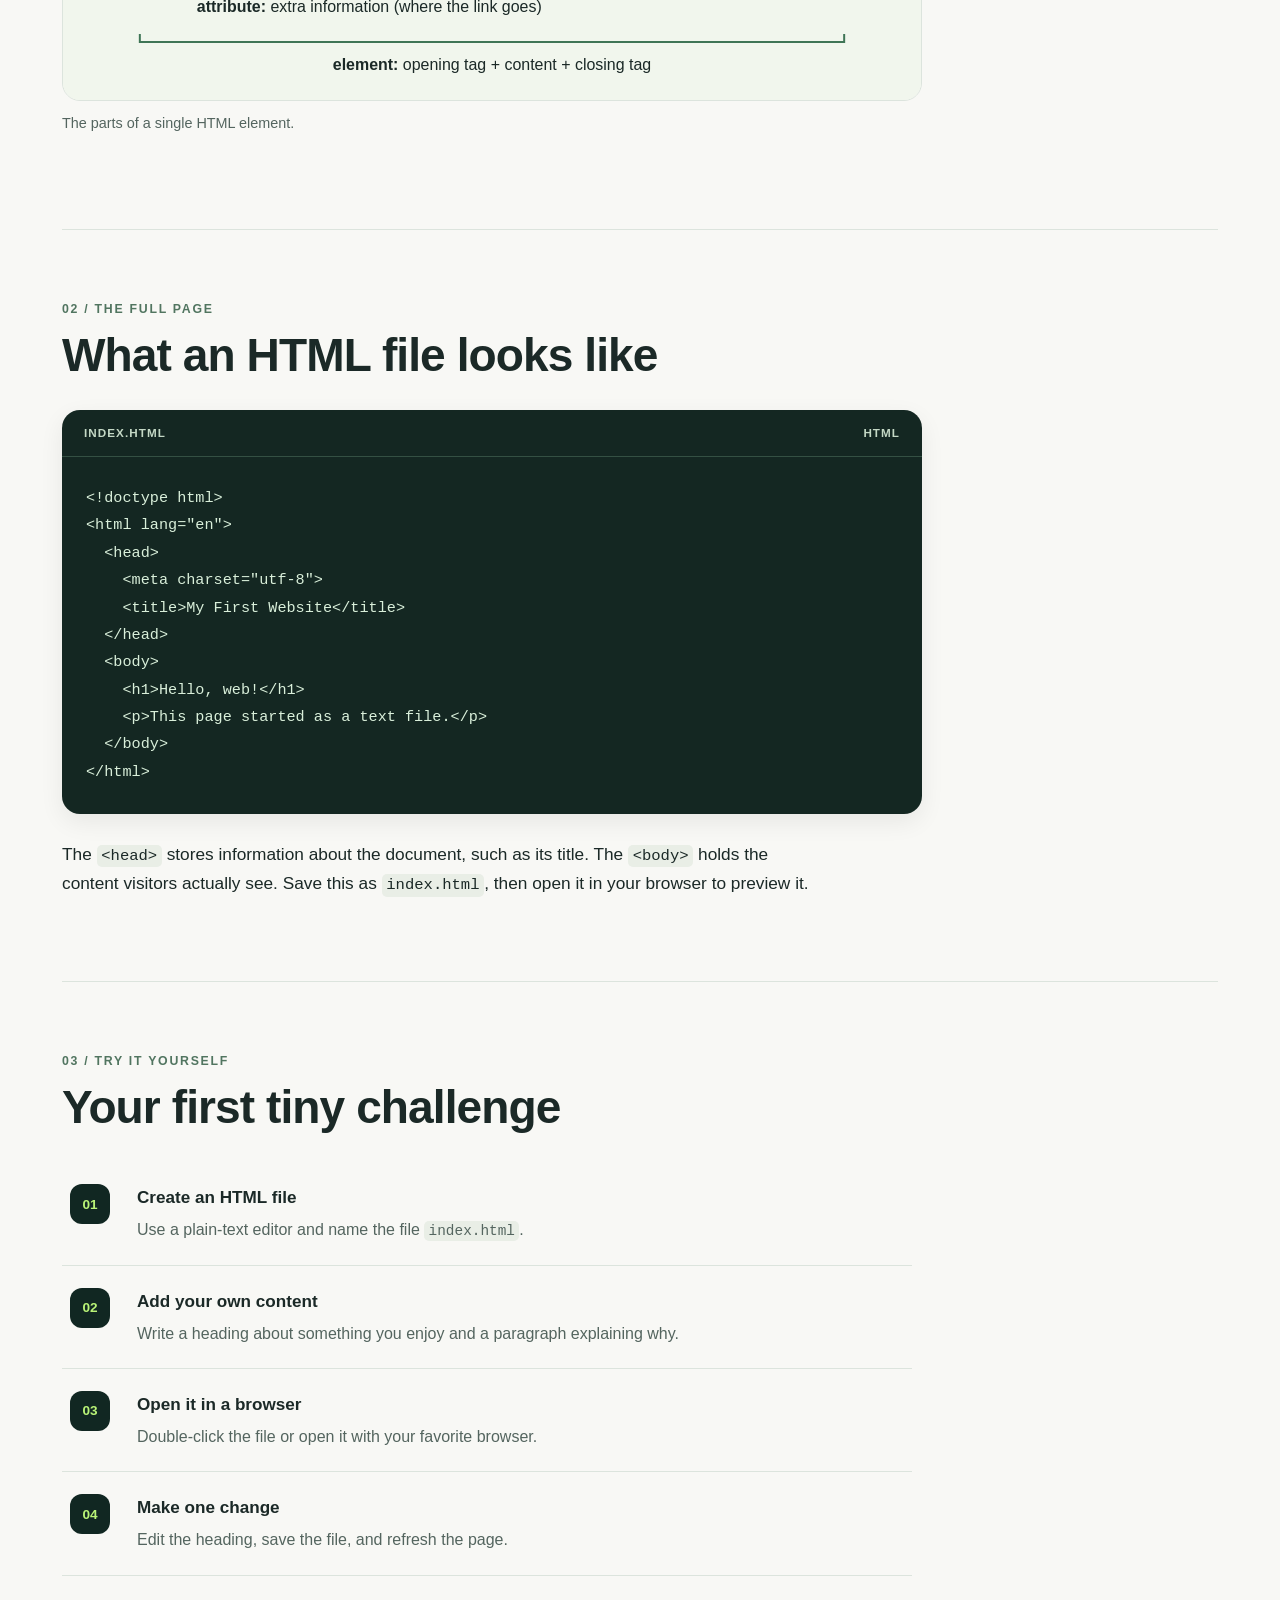
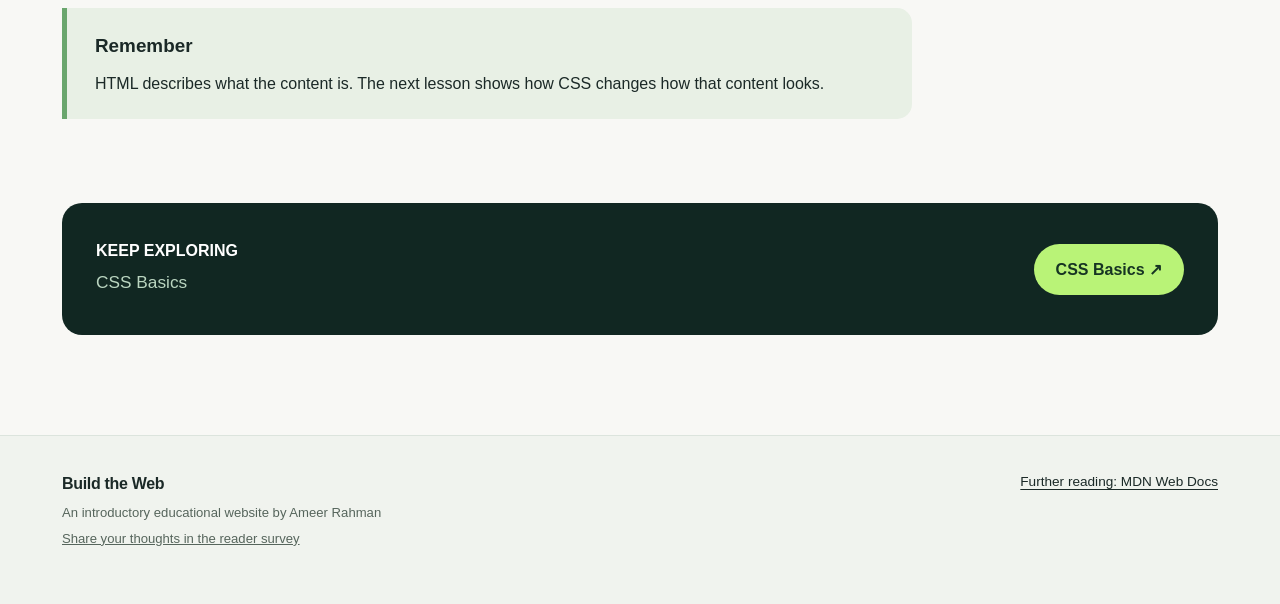
<file: html.html>
<!doctype html>
<!-- Lesson 2: how HTML describes the structure of a page. -->
<html lang="en">
  <head>
    <!-- Page information for the browser and search engines. None of this appears on the page. -->
    <meta charset="utf-8">
    <meta name="viewport" content="width=device-width,initial-scale=1">
    <meta name="description" content="Build the Web: an approachable five-page guide to how websites work, HTML, CSS, and JavaScript.">
    <title>HTML Basics | Build the Web</title>
    <link rel="stylesheet" href="styles.css">
  </head>
  <body>

    <!--
      Skip link: stays off screen until a keyboard user presses Tab, then lets them jump straight to
      the main content.
    -->
    <a class="skip-link" href="#main">Skip to content</a>

    <!--
      Site header: the logo, author line, and navigation, repeated on every page.
      aria-current="page" marks the page being viewed, and styles.css uses it to highlight that
      link.
    -->
    <header class="site-header">
      <div class="header-inner shell">
        <a class="brand" href="index.html" aria-label="Build the Web, home">
          <span class="brand-mark" aria-hidden="true">&lt;/&gt;</span>
          <span>Build the Web</span>
        </a>
        <span class="byline">An educational site by Ameer Rahman</span>
        <nav aria-label="Main navigation">
          <a href="index.html">Home</a>
          <a href="how-web-works.html">How the Web Works</a>
          <a href="html.html" aria-current="page">HTML Basics</a>
          <a href="css.html">CSS Basics</a>
          <a href="javascript.html">JavaScript Basics</a>
        </nav>
      </div>
    </header>

    <!--
      Hero banner: the large dark area at the top that introduces this page. aria-hidden hides the
      decorative symbol from screen readers.
    -->
    <section class="hero">
      <div class="hero-inner shell">
        <span class="eyebrow">LESSON 02 · 03 / 05</span>
        <h1>HTML gives a website its structure</h1>
        <p class="hero-lead">
          Before you worry about colors or animations, you need content. HTML tells your browser
          what that content is.
        </p>
        <div class="hero-meta">
          <span class="hero-chip">Beginner-friendly</span>
          <span class="hero-chip">No experience needed</span>
        </div>
        <div class="hero-visual" aria-hidden="true">&lt; / &gt;</div>
      </div>
    </section>

    <!--
      Main content. Each section's aria-labelledby points to the id of its heading, so screen
      readers can announce the section's name.
    -->
    <main class="main shell" id="main">

      <!-- Section 01: Think in elements -->
      <section class="section" aria-labelledby="elements">
        <div class="section-heading">
          <span class="section-number">01 / BUILDING BLOCKS</span>
          <h2 id="elements">Think in elements</h2>
        </div>
        <p>
          HTML stands for <strong>HyperText Markup Language</strong>. It is not a programming
          language in the same sense as JavaScript. Instead, it uses elements to describe pieces of
          a page. An opening tag usually marks where an element starts, and a closing tag marks
          where it ends.
        </p>
        <p>
          For example, a heading tells readers what a section is about, a paragraph holds an
          explanation, and a link leads to another page. When the structure is clear, the page is
          easier for people and assistive technologies to understand.
        </p>

        <!--
          Code sample: pre keeps the line breaks and spaces exactly as typed, and &lt; and &gt;
          display as angle brackets instead of being read as real tags.
        -->
        <div class="code-card">
          <div class="code-top">
            <span>MY-FIRST-PAGE.HTML</span>
            <span>HTML</span>
          </div>
          <pre><code>&lt;h1&gt;Welcome to my first page&lt;/h1&gt;
&lt;p&gt;I am learning how websites work.&lt;/p&gt;
&lt;a href="https://example.com"&gt;Visit a website&lt;/a&gt;</code></pre>
        </div>
        <p>
          Notice the pattern: the <code>&lt;h1&gt;</code> element is a main heading,
          <code>&lt;p&gt;</code> holds a paragraph, and <code>&lt;a&gt;</code> creates a link. The
          <code>href</code> attribute tells the browser where that link should go.
        </p>

        <!-- Image: alt text describes the image for people who cannot see it. -->
        <figure class="figure">
          <img src="images/html-element-anatomy.svg" width="860" height="320" alt="The link code a href equals example.com, Visit a website, closing a, with brackets labeling its parts: the opening tag, the href attribute inside it, the content Visit a website, and the closing tag. Together they form one element.">
          <figcaption>The parts of a single HTML element.</figcaption>
        </figure>
      </section>

      <!-- Section 02: What an HTML file looks like -->
      <section class="section" aria-labelledby="document">
        <div class="section-heading">
          <span class="section-number">02 / THE FULL PAGE</span>
          <h2 id="document">What an HTML file looks like</h2>
        </div>

        <!--
          Code sample: pre keeps the line breaks and spaces exactly as typed, and &lt; and &gt;
          display as angle brackets instead of being read as real tags.
        -->
        <div class="code-card">
          <div class="code-top">
            <span>INDEX.HTML</span>
            <span>HTML</span>
          </div>
          <pre><code>&lt;!doctype html&gt;
&lt;html lang="en"&gt;
  &lt;head&gt;
    &lt;meta charset="utf-8"&gt;
    &lt;title&gt;My First Website&lt;/title&gt;
  &lt;/head&gt;
  &lt;body&gt;
    &lt;h1&gt;Hello, web!&lt;/h1&gt;
    &lt;p&gt;This page started as a text file.&lt;/p&gt;
  &lt;/body&gt;
&lt;/html&gt;</code></pre>
        </div>
        <p>
          The <code>&lt;head&gt;</code> stores information about the document, such as its title.
          The <code>&lt;body&gt;</code> holds the content visitors actually see. Save this as
          <code>index.html</code>, then open it in your browser to preview it.
        </p>
      </section>

      <!-- Section 03: Your first tiny challenge -->
      <section class="section" aria-labelledby="exercise">
        <div class="section-heading">
          <span class="section-number">03 / TRY IT YOURSELF</span>
          <h2 id="exercise">Your first tiny challenge</h2>
        </div>

        <!--
          Numbered steps. The numbers are drawn by styles.css (see .steps li:before), not typed
          here.
        -->
        <ol class="steps">
          <li>
            <strong>Create an HTML file</strong>
            <span>Use a plain-text editor and name the file <code>index.html</code>.</span>
          </li>
          <li>
            <strong>Add your own content</strong>
            <span>Write a heading about something you enjoy and a paragraph explaining why.</span>
          </li>
          <li>
            <strong>Open it in a browser</strong>
            <span>Double-click the file or open it with your favorite browser.</span>
          </li>
          <li>
            <strong>Make one change</strong>
            <span>Edit the heading, save the file, and refresh the page.</span>
          </li>
        </ol>

        <!-- Takeaway box: the key point or a small exercise. -->
        <div class="takeaway">
          <strong>Remember</strong>
          <p>
            HTML describes what the content is. The next lesson shows how CSS changes how that
            content looks.
          </p>
        </div>
      </section>

      <!-- Link to the next page in the suggested reading order. -->
      <div class="next">
        <div>
          <strong>KEEP EXPLORING</strong>
          <p>CSS Basics</p>
        </div>
        <a href="css.html">CSS Basics <span aria-hidden="true">↗</span></a>
      </div>
    </main>

    <!-- Site footer: repeated on every page. -->
    <footer class="site-footer">
      <div class="footer-inner shell">
        <div class="footer-left">
          <strong>Build the Web</strong>
          <p>An introductory educational website by Ameer Rahman</p>
          <p><a href="index.html#connect">Share your thoughts in the reader survey</a></p>
        </div>
        <div class="footer-right">
          <a href="https://developer.mozilla.org/en-US/docs/Learn_web_development/Getting_started/Your_first_website" target="_blank" rel="noopener noreferrer">
            Further reading: MDN Web Docs
          </a>
        </div>
      </div>
    </footer>
  </body>
</html>
</file>
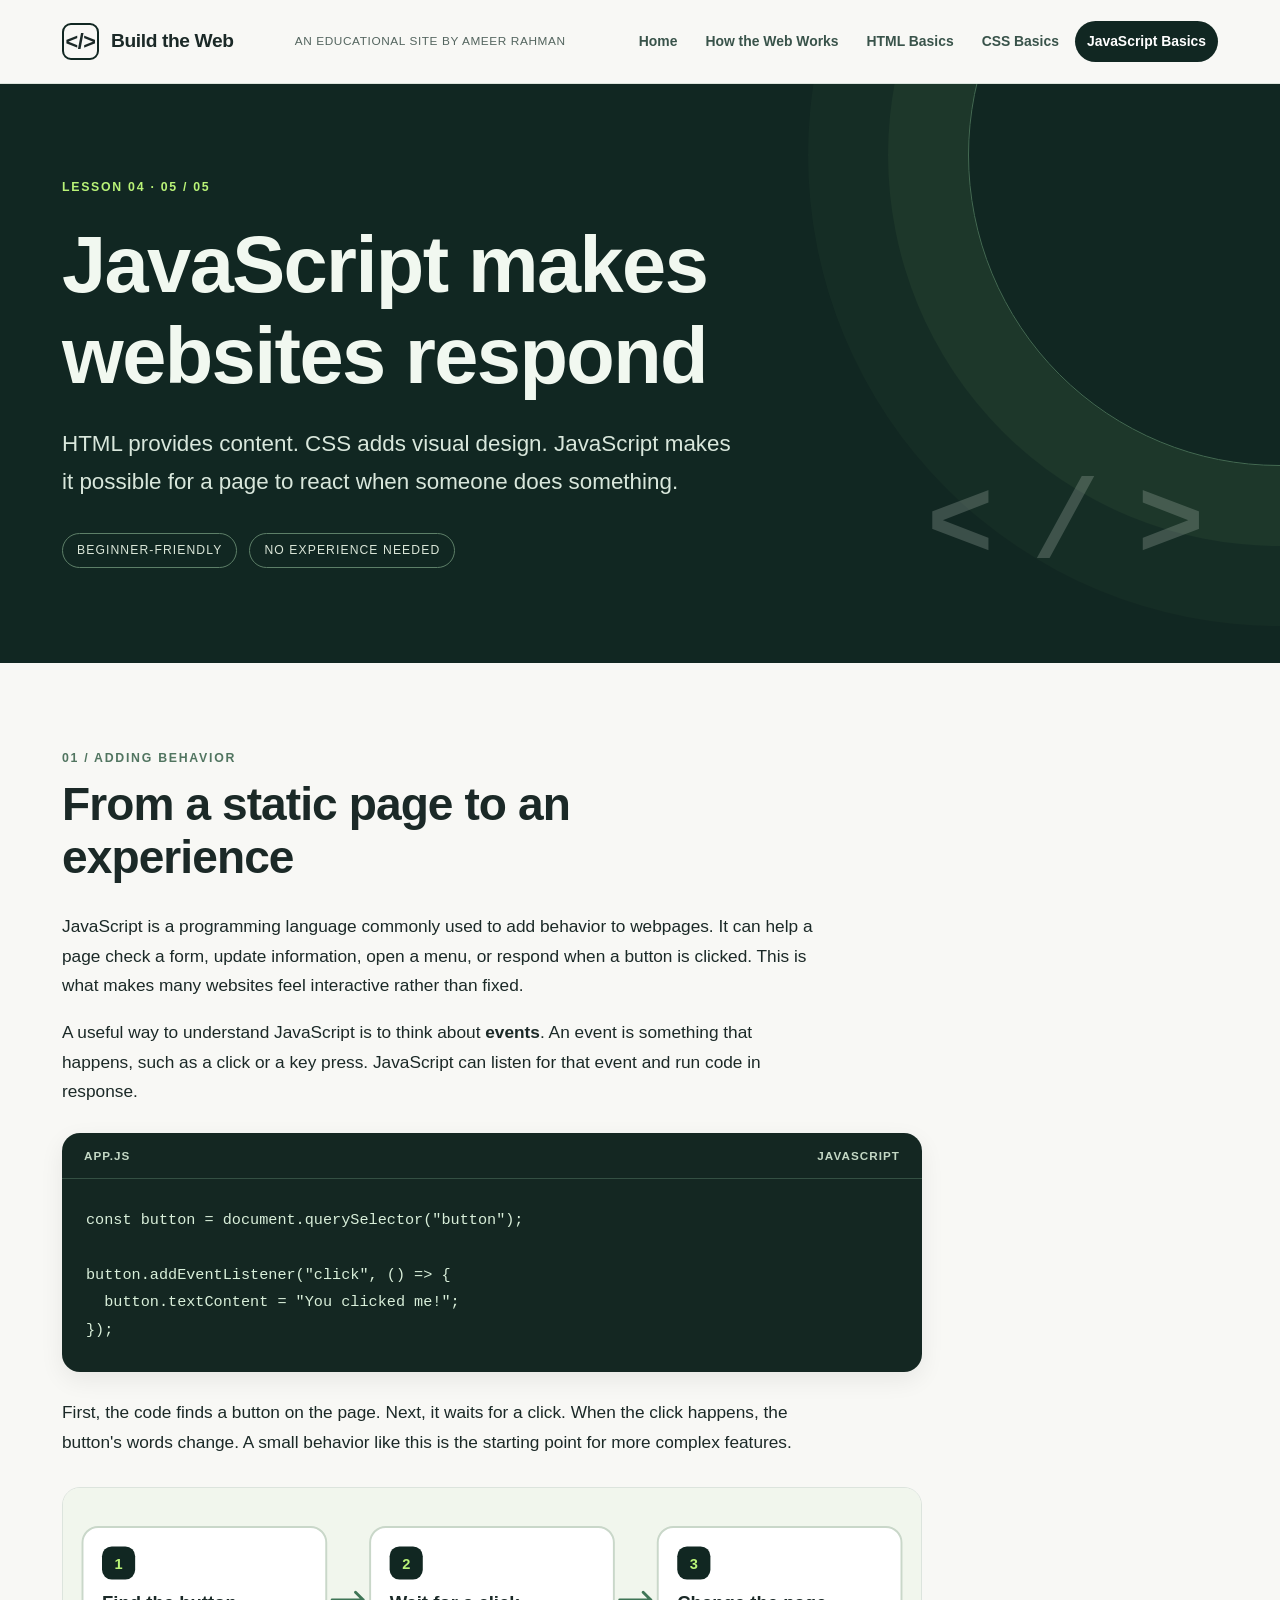
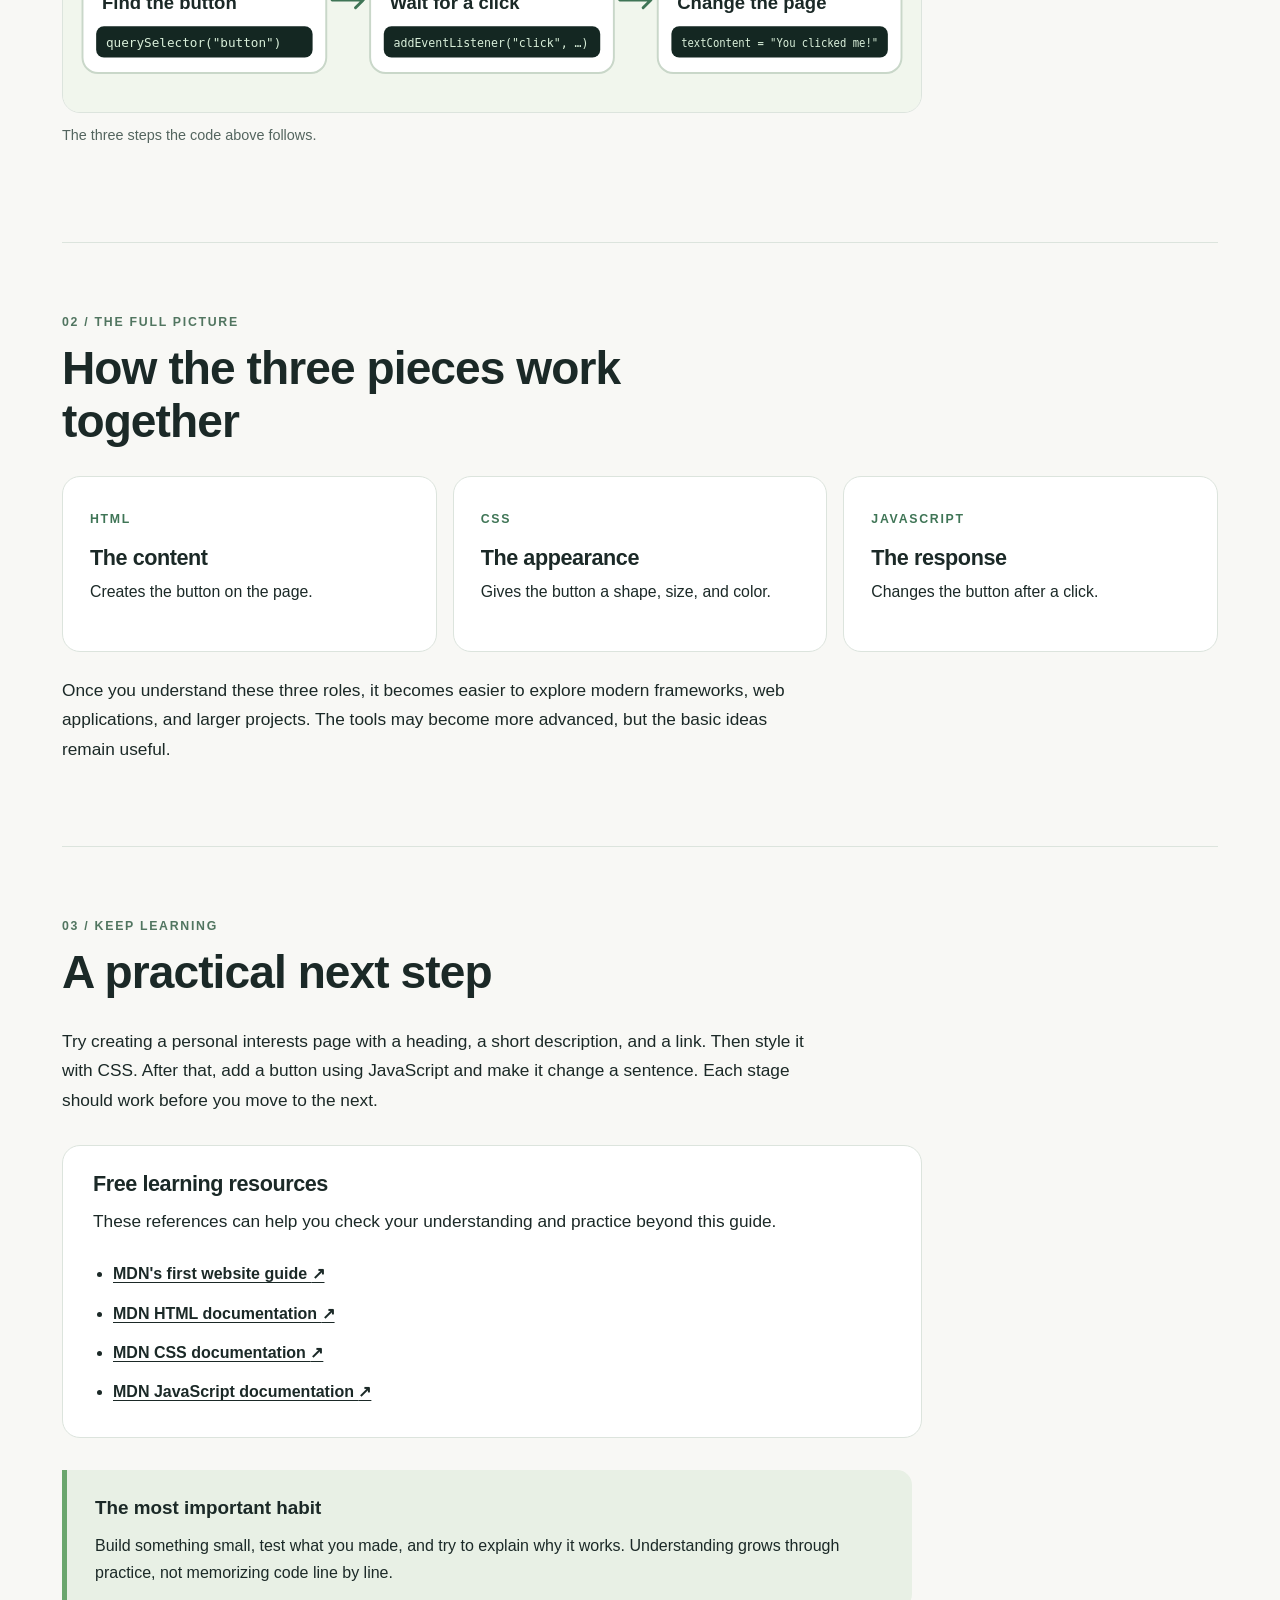
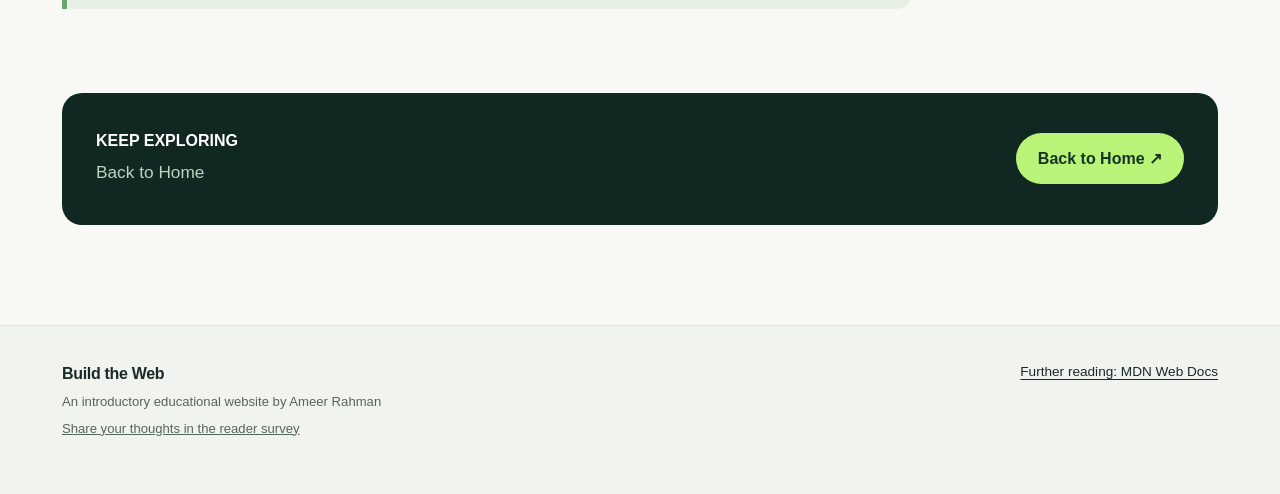
<file: javascript.html>
<!doctype html>
<!-- Lesson 4: how JavaScript lets a page react to people. -->
<html lang="en">
  <head>
    <!-- Page information for the browser and search engines. None of this appears on the page. -->
    <meta charset="utf-8">
    <meta name="viewport" content="width=device-width,initial-scale=1">
    <meta name="description" content="Build the Web: an approachable five-page guide to how websites work, HTML, CSS, and JavaScript.">
    <title>JavaScript Basics | Build the Web</title>
    <link rel="stylesheet" href="styles.css">
  </head>
  <body>

    <!--
      Skip link: stays off screen until a keyboard user presses Tab, then lets them jump straight to
      the main content.
    -->
    <a class="skip-link" href="#main">Skip to content</a>

    <!--
      Site header: the logo, author line, and navigation, repeated on every page.
      aria-current="page" marks the page being viewed, and styles.css uses it to highlight that
      link.
    -->
    <header class="site-header">
      <div class="header-inner shell">
        <a class="brand" href="index.html" aria-label="Build the Web, home">
          <span class="brand-mark" aria-hidden="true">&lt;/&gt;</span>
          <span>Build the Web</span>
        </a>
        <span class="byline">An educational site by Ameer Rahman</span>
        <nav aria-label="Main navigation">
          <a href="index.html">Home</a>
          <a href="how-web-works.html">How the Web Works</a>
          <a href="html.html">HTML Basics</a>
          <a href="css.html">CSS Basics</a>
          <a href="javascript.html" aria-current="page">JavaScript Basics</a>
        </nav>
      </div>
    </header>

    <!--
      Hero banner: the large dark area at the top that introduces this page. aria-hidden hides the
      decorative symbol from screen readers.
    -->
    <section class="hero">
      <div class="hero-inner shell">
        <span class="eyebrow">LESSON 04 · 05 / 05</span>
        <h1>JavaScript makes websites respond</h1>
        <p class="hero-lead">
          HTML provides content. CSS adds visual design. JavaScript makes it possible for a page to
          react when someone does something.
        </p>
        <div class="hero-meta">
          <span class="hero-chip">Beginner-friendly</span>
          <span class="hero-chip">No experience needed</span>
        </div>
        <div class="hero-visual" aria-hidden="true">&lt; / &gt;</div>
      </div>
    </section>

    <!--
      Main content. Each section's aria-labelledby points to the id of its heading, so screen
      readers can announce the section's name.
    -->
    <main class="main shell" id="main">

      <!-- Section 01: From a static page to an experience -->
      <section class="section" aria-labelledby="behavior">
        <div class="section-heading">
          <span class="section-number">01 / ADDING BEHAVIOR</span>
          <h2 id="behavior">From a static page to an experience</h2>
        </div>
        <p>
          JavaScript is a programming language commonly used to add behavior to webpages. It can
          help a page check a form, update information, open a menu, or respond when a button is
          clicked. This is what makes many websites feel interactive rather than fixed.
        </p>
        <p>
          A useful way to understand JavaScript is to think about <strong>events</strong>. An event
          is something that happens, such as a click or a key press. JavaScript can listen for that
          event and run code in response.
        </p>

        <!--
          Code sample: pre keeps the line breaks and spaces exactly as typed, and &lt; and &gt;
          display as angle brackets instead of being read as real tags.
        -->
        <div class="code-card">
          <div class="code-top">
            <span>APP.JS</span>
            <span>JAVASCRIPT</span>
          </div>
          <pre><code>const button = document.querySelector("button");

button.addEventListener("click", () =&gt; {
  button.textContent = "You clicked me!";
});</code></pre>
        </div>
        <p>
          First, the code finds a button on the page. Next, it waits for a click. When the click
          happens, the button's words change. A small behavior like this is the starting point for
          more complex features.
        </p>

        <!-- Image: alt text describes the image for people who cannot see it. -->
        <figure class="figure">
          <img src="images/event-flow.svg" width="880" height="230" alt="Three steps connected by arrows: 1, find the button with querySelector. 2, wait for a click with addEventListener. 3, change the page by setting textContent to You clicked me.">
          <figcaption>The three steps the code above follows.</figcaption>
        </figure>
      </section>

      <!-- Section 02: How the three pieces work together -->
      <section class="section" aria-labelledby="together">
        <div class="section-heading">
          <span class="section-number">02 / THE FULL PICTURE</span>
          <h2 id="together">How the three pieces work together</h2>
        </div>

        <!-- Side-by-side comparison cards. -->
        <div class="split-grid three">
          <div class="simple-card">
            <span class="pill-label">HTML</span>
            <h3>The content</h3>
            <p>Creates the button on the page.</p>
          </div>
          <div class="simple-card">
            <span class="pill-label">CSS</span>
            <h3>The appearance</h3>
            <p>Gives the button a shape, size, and color.</p>
          </div>
          <div class="simple-card">
            <span class="pill-label">JAVASCRIPT</span>
            <h3>The response</h3>
            <p>Changes the button after a click.</p>
          </div>
        </div>
        <p>
          Once you understand these three roles, it becomes easier to explore modern frameworks, web
          applications, and larger projects. The tools may become more advanced, but the basic ideas
          remain useful.
        </p>
      </section>

      <!-- Section 03: A practical next step -->
      <section class="section" aria-labelledby="next">
        <div class="section-heading">
          <span class="section-number">03 / KEEP LEARNING</span>
          <h2 id="next">A practical next step</h2>
        </div>
        <p>
          Try creating a personal interests page with a heading, a short description, and a link.
          Then style it with CSS. After that, add a button using JavaScript and make it change a
          sentence. Each stage should work before you move to the next.
        </p>

        <!--
          External links: target="_blank" opens a new tab, and rel="noopener noreferrer" stops the
          new page from controlling this one.
        -->
        <div class="resources">
          <h3>Free learning resources</h3>
          <p>
            These references can help you check your understanding and practice beyond this guide.
          </p>
          <ul>
            <li>
              <a href="https://developer.mozilla.org/en-US/docs/Learn_web_development/Getting_started/Your_first_website" target="_blank" rel="noopener noreferrer">
                MDN's first website guide <span aria-hidden="true">↗</span>
              </a>
            </li>
            <li>
              <a href="https://developer.mozilla.org/en-US/docs/Web/HTML" target="_blank" rel="noopener noreferrer">
                MDN HTML documentation <span aria-hidden="true">↗</span>
              </a>
            </li>
            <li>
              <a href="https://developer.mozilla.org/en-US/docs/Web/CSS" target="_blank" rel="noopener noreferrer">
                MDN CSS documentation <span aria-hidden="true">↗</span>
              </a>
            </li>
            <li>
              <a href="https://developer.mozilla.org/en-US/docs/Web/JavaScript" target="_blank" rel="noopener noreferrer">
                MDN JavaScript documentation <span aria-hidden="true">↗</span>
              </a>
            </li>
          </ul>
        </div>

        <!-- Takeaway box: the key point or a small exercise. -->
        <div class="takeaway">
          <strong>The most important habit</strong>
          <p>
            Build something small, test what you made, and try to explain why it works.
            Understanding grows through practice, not memorizing code line by line.
          </p>
        </div>
      </section>

      <!-- Link to the next page in the suggested reading order. -->
      <div class="next">
        <div>
          <strong>KEEP EXPLORING</strong>
          <p>Back to Home</p>
        </div>
        <a href="index.html">Back to Home <span aria-hidden="true">↗</span></a>
      </div>
    </main>

    <!-- Site footer: repeated on every page. -->
    <footer class="site-footer">
      <div class="footer-inner shell">
        <div class="footer-left">
          <strong>Build the Web</strong>
          <p>An introductory educational website by Ameer Rahman</p>
          <p><a href="index.html#connect">Share your thoughts in the reader survey</a></p>
        </div>
        <div class="footer-right">
          <a href="https://developer.mozilla.org/en-US/docs/Learn_web_development/Getting_started/Your_first_website" target="_blank" rel="noopener noreferrer">
            Further reading: MDN Web Docs
          </a>
        </div>
      </div>
    </footer>
  </body>
</html>
</file>
<file: styles.css>
/* styles.css: the one stylesheet shared by all five pages.

   Contents:
   1. Font and color variables
   2. Base styles for plain HTML elements
   3. Page layout and accessibility helpers
   4. Site header and navigation
   5. Hero banner
   6. Page sections
   7. Content components (cards, steps, diagram, glossary, code samples, and so on)
   8. Site footer
   9. Responsive rules for smaller screens */
/* 1. FONT AND COLOR VARIABLES
   Each value is named once here and reused with var(--name).
   Changing a value here updates it everywhere on the site.

   --font uses the font already installed on the device: San Francisco on a Mac,
   Segoe UI on Windows, Roboto on Android. Nothing has to be downloaded. */
:root {
  --font: -apple-system, BlinkMacSystemFont, "Segoe UI", Roboto, Helvetica, Arial, sans-serif;
  --bg: #f8f8f5;
  --ink: #1b2927;
  --muted: #54655f;
  --dark: #112722;
  --accent: #b9f377;
  --line: #dce4dd;
  --surface: #fff;
  --soft: #f1f6ed;
}

/* 2. BASE STYLES
   These apply to plain HTML elements before any class is involved.

   border-box means an element's width includes its padding and border,
   which makes sizes much easier to predict. */
* {
  box-sizing: border-box;
}

html {
  scroll-behavior: smooth;
}

body {
  margin: 0;
  background: var(--bg);
  font-family: var(--font);
  color: var(--ink);
  line-height: 1.7;
}

a {
  color: inherit;
}

/* Shows a clear outline when someone moves through links with the keyboard. */
a:focus-visible,
button:focus-visible {
  outline: 3px solid #0a8b72;
  outline-offset: 4px;
}

h1,
h2,
h3,
.brand {
  font-family: var(--font);
  line-height: 1.15;
}

/* clamp(min, preferred, max) lets text grow with the screen width (vw) within set limits. */
h1 {
  font-size: clamp(3rem, 6.2vw, 5.7rem);
  letter-spacing: -0.02em;
  margin: 0.25em 0 0.3em;
  max-width: 900px;
}

h2 {
  font-size: clamp(2rem, 3.6vw, 3.1rem);
  letter-spacing: -0.02em;
  margin: 8px 0 20px;
  max-width: 740px;
}

h3 {
  font-size: 1.35rem;
  letter-spacing: -0.02em;
}

p {
  font-size: 1.08rem;
  margin: 0 0 18px;
  max-width: 760px;
}

small {
  font-size: 0.8rem;
}

code,
pre {
  font-family: ui-monospace, SFMono-Regular, Consolas, monospace;
}

p code,
li code {
  background: #e9eee6;
  border-radius: 5px;
  padding: 0.15em 0.3em;
  font-size: 0.9em;
}

/* 3. LAYOUT AND ACCESSIBILITY HELPERS
   .shell centers content and limits how wide it can get. */
.shell {
  max-width: 1220px;
  margin: 0 auto;
  padding: 0 32px;
}

/* Moved off screen until it receives keyboard focus. */
.skip-link {
  position: absolute;
  left: -9999px;
  background: #fff;
  padding: 8px;
  z-index: 20;
}

.skip-link:focus {
  left: 12px;
  top: 10px;
}

/* 4. SITE HEADER AND NAVIGATION */
.site-header {
  border-bottom: 1px solid var(--line);
  background: rgba(248, 248, 245, 0.97);
}

.header-inner {
  min-height: 83px;
  display: flex;
  justify-content: space-between;
  align-items: center;
  gap: 20px;
}

.brand {
  display: flex;
  gap: 12px;
  align-items: center;
  text-decoration: none;
  font-weight: 700;
  font-size: 1.2rem;
  letter-spacing: -0.02em;
}

.brand-mark {
  border: 2px solid var(--dark);
  border-radius: 9px;
  width: 37px;
  height: 37px;
  display: inline-flex;
  align-items: center;
  justify-content: center;
  font-size: 1.35rem;
  line-height: 1;
}

.byline {
  font-weight: 500;
  letter-spacing: 0.05em;
  font-size: 0.74rem;
  color: var(--muted);
  text-transform: uppercase;
}

nav {
  display: flex;
  gap: 4px;
  flex-wrap: wrap;
  justify-content: flex-end;
}

nav a {
  font-size: 0.87rem;
  font-weight: 600;
  text-decoration: none;
  border-radius: 100px;
  padding: 9px 12px;
  color: #39534a;
}

nav a:hover {
  background: #e7efe4;
}

/* Highlights the link for the page being viewed. */
nav a[aria-current="page"] {
  background: var(--dark);
  color: #fff;
}

/* 5. HERO BANNER */
.hero {
  background: var(--dark);
  color: #f1f8f0;
  position: relative;
  overflow: hidden;
}

/* The decorative circle in the corner. :after creates it without any extra HTML,
   and overflow: hidden on .hero cuts off the part outside the banner. */
.hero:after {
  content: "";
  position: absolute;
  border: 1px solid #446a52;
  border-radius: 50%;
  width: 620px;
  height: 620px;
  right: -310px;
  top: -240px;
  box-shadow:
    0 0 0 80px rgba(168, 220, 138, 0.05),
    0 0 0 160px rgba(168, 220, 138, 0.03);
  pointer-events: none;
}

.hero-inner {
  padding: 88px 32px 95px;
  position: relative;
  z-index: 1;
}

/* Small uppercase labels. */
.eyebrow,
.section-number,
.pill-label {
  font-size: 0.77rem;
  text-transform: uppercase;
  letter-spacing: 0.14em;
  font-weight: 700;
}

.eyebrow {
  color: var(--accent);
}

.hero-lead {
  font-size: clamp(1.13rem, 2vw, 1.4rem);
  color: #d9e7dc;
  max-width: 670px;
}

.hero-meta {
  margin-top: 32px;
  display: flex;
  gap: 12px;
  flex-wrap: wrap;
  align-items: center;
}

.hero-chip {
  border: 1px solid #5d7f68;
  border-radius: 30px;
  padding: 6px 14px;
  color: #dce7d9;
  font-size: 0.76rem;
  text-transform: uppercase;
  letter-spacing: 0.09em;
}

.hero-visual {
  position: absolute;
  bottom: 40px;
  right: 60px;
  opacity: 0.19;
  font-size: 7rem;
  font-family: monospace;
  font-weight: 700;
  letter-spacing: -0.13em;
  pointer-events: none;
}

/* 6. PAGE SECTIONS */
.main {
  padding: 16px 32px 100px;
}

.section {
  padding: 64px 0;
  border-bottom: 1px solid var(--line);
}

.section:last-of-type {
  border: 0;
}

.section-heading {
  margin-bottom: 28px;
}

.section-number {
  color: #517560;
}

/* 7. CONTENT COMPONENTS

   Feature cards. minmax(0, 1fr) makes equal columns that can shrink on narrow screens. */
.feature-grid {
  display: grid;
  grid-template-columns: repeat(3, minmax(0, 1fr));
  gap: 18px;
  margin: 32px 0 0;
}

.feature,
.simple-card {
  background: var(--surface);
  border: 1px solid var(--line);
  border-radius: 18px;
  padding: 27px;
}

.feature-symbol {
  font-family: monospace;
  font-size: 1.6rem;
  font-weight: 700;
  display: inline-flex;
  background: var(--soft);
  border-radius: 12px;
  height: 52px;
  min-width: 52px;
  align-items: center;
  justify-content: center;
  padding: 0 12px;
}

.feature h3 {
  margin: 21px 0 8px;
}

.feature p,
.simple-card p {
  font-size: 0.99rem;
}

.feature a {
  font-size: 0.93rem;
  font-weight: 700;
  text-decoration: underline;
  text-underline-offset: 4px;
}

/* Quote card */
.quote-card {
  border-radius: 20px;
  background: #e3efd9;
  padding: 34px 38px;
  margin-top: 32px;
}

.quote-card p {
  font-family: var(--font);
  font-size: clamp(1.45rem, 2.4vw, 2.1rem);
  line-height: 1.4;
  letter-spacing: -0.02em;
}

.quote-card span {
  font-size: 0.75rem;
  font-weight: 700;
  letter-spacing: 0.1em;
  color: #436449;
}

/* Numbered steps. A CSS counter counts each li and :before displays the number. */
.steps {
  list-style: none;
  counter-reset: lesson;
  padding: 0;
  max-width: 850px;
  margin: 25px 0;
}

.steps li {
  counter-increment: lesson;
  display: flex;
  flex-direction: column;
  gap: 4px;
  padding: 21px 18px 21px 75px;
  position: relative;
  border-bottom: 1px solid var(--line);
}

.steps li:before {
  content: counter(lesson, decimal-leading-zero);
  position: absolute;
  left: 8px;
  top: 22px;
  background: var(--dark);
  color: var(--accent);
  font:
    700 0.85rem var(--font);
  width: 40px;
  height: 40px;
  border-radius: 12px;
  display: grid;
  place-items: center;
}

.steps strong {
  font-size: 1.07rem;
}

.steps span {
  color: var(--muted);
}

/* Request and response diagram */
.diagram {
  display: flex;
  align-items: center;
  gap: 22px;
  justify-content: center;
  border-radius: 18px;
  padding: 42px 20px;
  background: #e8f1e5;
  margin: 28px 0 25px;
  max-width: 850px;
}

.diagram-node {
  background: white;
  border: 1px solid #c9d7c9;
  border-radius: 14px;
  padding: 22px 28px;
  min-width: 210px;
  display: flex;
  flex-direction: column;
  gap: 5px;
  align-items: center;
  text-align: center;
}

.diagram-icon {
  border-radius: 100px;
  background: var(--dark);
  color: var(--accent);
  font-weight: 700;
  font-size: 0.75rem;
  padding: 8px 11px;
}

.diagram-arrows {
  font-size: 0.85rem;
  font-weight: 700;
  color: #45745a;
  display: flex;
  flex-direction: column;
  gap: 11px;
  white-space: nowrap;
}

.diagram-node small {
  color: var(--muted);
}

/* Two-column and three-column card layouts */
.split-grid {
  display: grid;
  grid-template-columns: repeat(2, minmax(0, 1fr));
  gap: 16px;
  margin: 24px 0;
}

.split-grid.three {
  grid-template-columns: repeat(3, minmax(0, 1fr));
}

.pill-label {
  color: #3f7556;
}

.simple-card h3 {
  margin: 15px 0 8px;
}

/* Glossary */
.glossary {
  max-width: 850px;
}

.glossary > div {
  padding: 16px 0;
  border-bottom: 1px solid var(--line);
  display: grid;
  grid-template-columns: 180px 1fr;
  gap: 20px;
}

.glossary dt {
  font-weight: 700;
  font-size: 1.1rem;
}

.glossary dd {
  margin: 0;
  color: var(--muted);
}

/* Takeaway box */
.takeaway {
  background: #e8f0e5;
  border-left: 5px solid #6aa66d;
  border-radius: 0 15px 15px 0;
  margin: 32px 0 10px;
  padding: 22px 28px;
  max-width: 850px;
}

.takeaway strong {
  font-family: var(--font);
  font-size: 1.18rem;
}

.takeaway p {
  margin: 8px 0 0;
  font-size: 1rem;
}

/* Code samples. overflow-x: auto lets long lines scroll instead of breaking the layout. */
.code-card {
  background: #142722;
  border-radius: 18px;
  margin: 26px 0;
  overflow: hidden;
  max-width: 860px;
  box-shadow: 0 8px 25px rgba(0, 0, 0, 0.07);
}

.code-top {
  display: flex;
  justify-content: space-between;
  align-items: center;
  padding: 13px 22px;
  border-bottom: 1px solid #345043;
  color: #c4d8c5;
  font-size: 0.73rem;
  letter-spacing: 0.09em;
  font-weight: 700;
}

.code-card pre {
  margin: 0;
  padding: 28px 24px;
  overflow-x: auto;
  font-size: 0.95rem;
  line-height: 1.8;
  color: #d9efda;
}

/* Before and after CSS demo */
.before-after {
  display: grid;
  grid-template-columns: 1fr 1fr;
  gap: 16px;
  max-width: 870px;
  margin: 30px 0;
}

.demo-box {
  background: white;
  border-radius: 16px;
  padding: 26px;
  min-height: 200px;
  border: 1px solid var(--line);
}

.demo-box > span {
  font-size: 0.72rem;
  letter-spacing: 0.08em;
  color: var(--muted);
  font-weight: 700;
}

.demo-box .mini-title {
  margin: 14px 0;
  font-size: 1.7rem;
  font-weight: 700;
}

.demo-plain .mini-title {
  font:
    700 1.2rem Arial,
    sans-serif;
}

.demo-plain p {
  font:
    1rem Arial,
    sans-serif;
}

.demo-styled {
  background: #1f584c;
  color: #f3f8ed;
}

.demo-styled .mini-title {
  font-size: 2.1rem;
  letter-spacing: -0.02em;
}

.demo-styled p {
  color: #e1eee4;
}

.demo-styled > span {
  color: #beebbd;
}

/* Resource links */
.resources {
  border: 1px solid var(--line);
  padding: 26px 30px;
  background: white;
  border-radius: 18px;
  max-width: 860px;
  margin: 30px 0;
}

.resources h3 {
  margin: 0 0 10px;
}

.resources ul {
  margin: 12px 0 0;
  padding-left: 20px;
}

.resources li {
  padding: 6px 0;
}

.resources a {
  text-decoration: underline;
  text-underline-offset: 3px;
  font-weight: 600;
}

/* Next page banner */
.next {
  margin: 10px 0 0;
  border-radius: 20px;
  background: var(--dark);
  color: white;
  padding: 34px;
  display: flex;
  justify-content: space-between;
  align-items: center;
  gap: 20px;
}

.next p {
  margin: 4px 0;
  color: #bad5c0;
}

.next a {
  background: var(--accent);
  color: #163423;
  text-decoration: none;
  font-weight: 700;
  padding: 12px 22px;
  border-radius: 100px;
  white-space: nowrap;
}

/* Images. Each image sits in a figure with a caption underneath.
   width: 100% and height: auto let the image shrink to fit without being stretched. */
.figure {
  margin: 30px 0;
  max-width: 860px;
}

.figure img {
  display: block;
  width: 100%;
  height: auto;
  border: 1px solid var(--line);
  border-radius: 18px;
}

.figure figcaption,
.video figcaption {
  margin-top: 10px;
  font-size: 0.9rem;
  color: var(--muted);
}

/* Embedded video. aspect-ratio keeps the frame 16:9 at every screen width. */
.video {
  margin: 30px 0;
  max-width: 860px;
}

.video-frame {
  aspect-ratio: 16 / 9;
  border-radius: 18px;
  overflow: hidden;
  background: var(--dark);
}

.video-frame iframe {
  display: block;
  width: 100%;
  height: 100%;
  border: 0;
}

/* Reader survey (an embedded Google Form). If the form is taller than the frame,
   it scrolls inside the frame. */
.survey {
  max-width: 860px;
  margin: 28px 0 10px;
  border: 1px solid var(--line);
  border-radius: 18px;
  overflow: hidden;
  background: var(--surface);
}

.survey iframe {
  display: block;
  width: 100%;
  height: 900px;
  border: 0;
}

/* 8. SITE FOOTER */
.site-footer {
  border-top: 1px solid var(--line);
  padding: 34px 0 50px;
  background: #f0f3ee;
}

.footer-inner {
  display: flex;
  justify-content: space-between;
  gap: 30px;
  align-items: flex-start;
}

.footer-inner p {
  font-size: 0.82rem;
  color: #56655c;
  max-width: 760px;
  margin: 4px 0;
}

.footer-left strong {
  font-family: var(--font);
  letter-spacing: -0.02em;
}

.footer-right {
  font-size: 0.85rem;
  text-align: right;
}

.footer-right a {
  text-decoration: underline;
  text-underline-offset: 3px;
}

/* 9. RESPONSIVE RULES
   A media query only applies while its condition is true.

   Tablets and small laptops: stack the header and the card grids. */
@media (max-width: 850px) {
  .header-inner {
    align-items: flex-start;
    flex-direction: column;
    padding-top: 17px;
    padding-bottom: 16px;
  }
  .feature-grid,
  .split-grid.three {
    grid-template-columns: 1fr;
  }
  .hero-visual {
    display: none;
  }
  .hero-inner {
    padding-top: 75px;
    padding-bottom: 80px;
  }
}

/* Phones: use one column throughout and tighten the spacing. */
@media (max-width: 650px) {
  .shell {
    padding-left: 20px;
    padding-right: 20px;
  }
  .main {
    padding-bottom: 60px;
  }
  .hero-inner {
    padding: 63px 20px 70px;
  }
  .section {
    padding: 44px 0;
  }
  .feature-grid,
  .split-grid,
  .before-after {
    grid-template-columns: 1fr;
  }
  .diagram {
    flex-direction: column;
  }
  .diagram-arrows {
    transform: rotate(90deg);
    margin: 10px 0;
  }
  .diagram-node {
    min-width: 80%;
  }
  .glossary > div {
    grid-template-columns: 1fr;
    gap: 3px;
  }
  .next {
    align-items: flex-start;
    flex-direction: column;
  }
  .footer-inner {
    flex-direction: column;
  }
  .footer-right {
    text-align: left;
  }
  .byline {
    display: none;
  }
  nav {
    justify-content: flex-start;
  }
  nav a {
    font-size: 0.82rem;
    padding: 7px 10px;
  }
  .code-card pre {
    font-size: 0.82rem;
  }
  .figure {
    overflow-x: auto;
  }
  .figure img {
    min-width: 600px;
  }
  .quote-card {
    padding: 26px;
  }
  .feature {
    padding: 23px;
  }
}

/* Turns off smooth scrolling for people who ask their device to reduce motion. */
@media (prefers-reduced-motion: reduce) {
  html {
    scroll-behavior: auto;
  }
}
</file>
